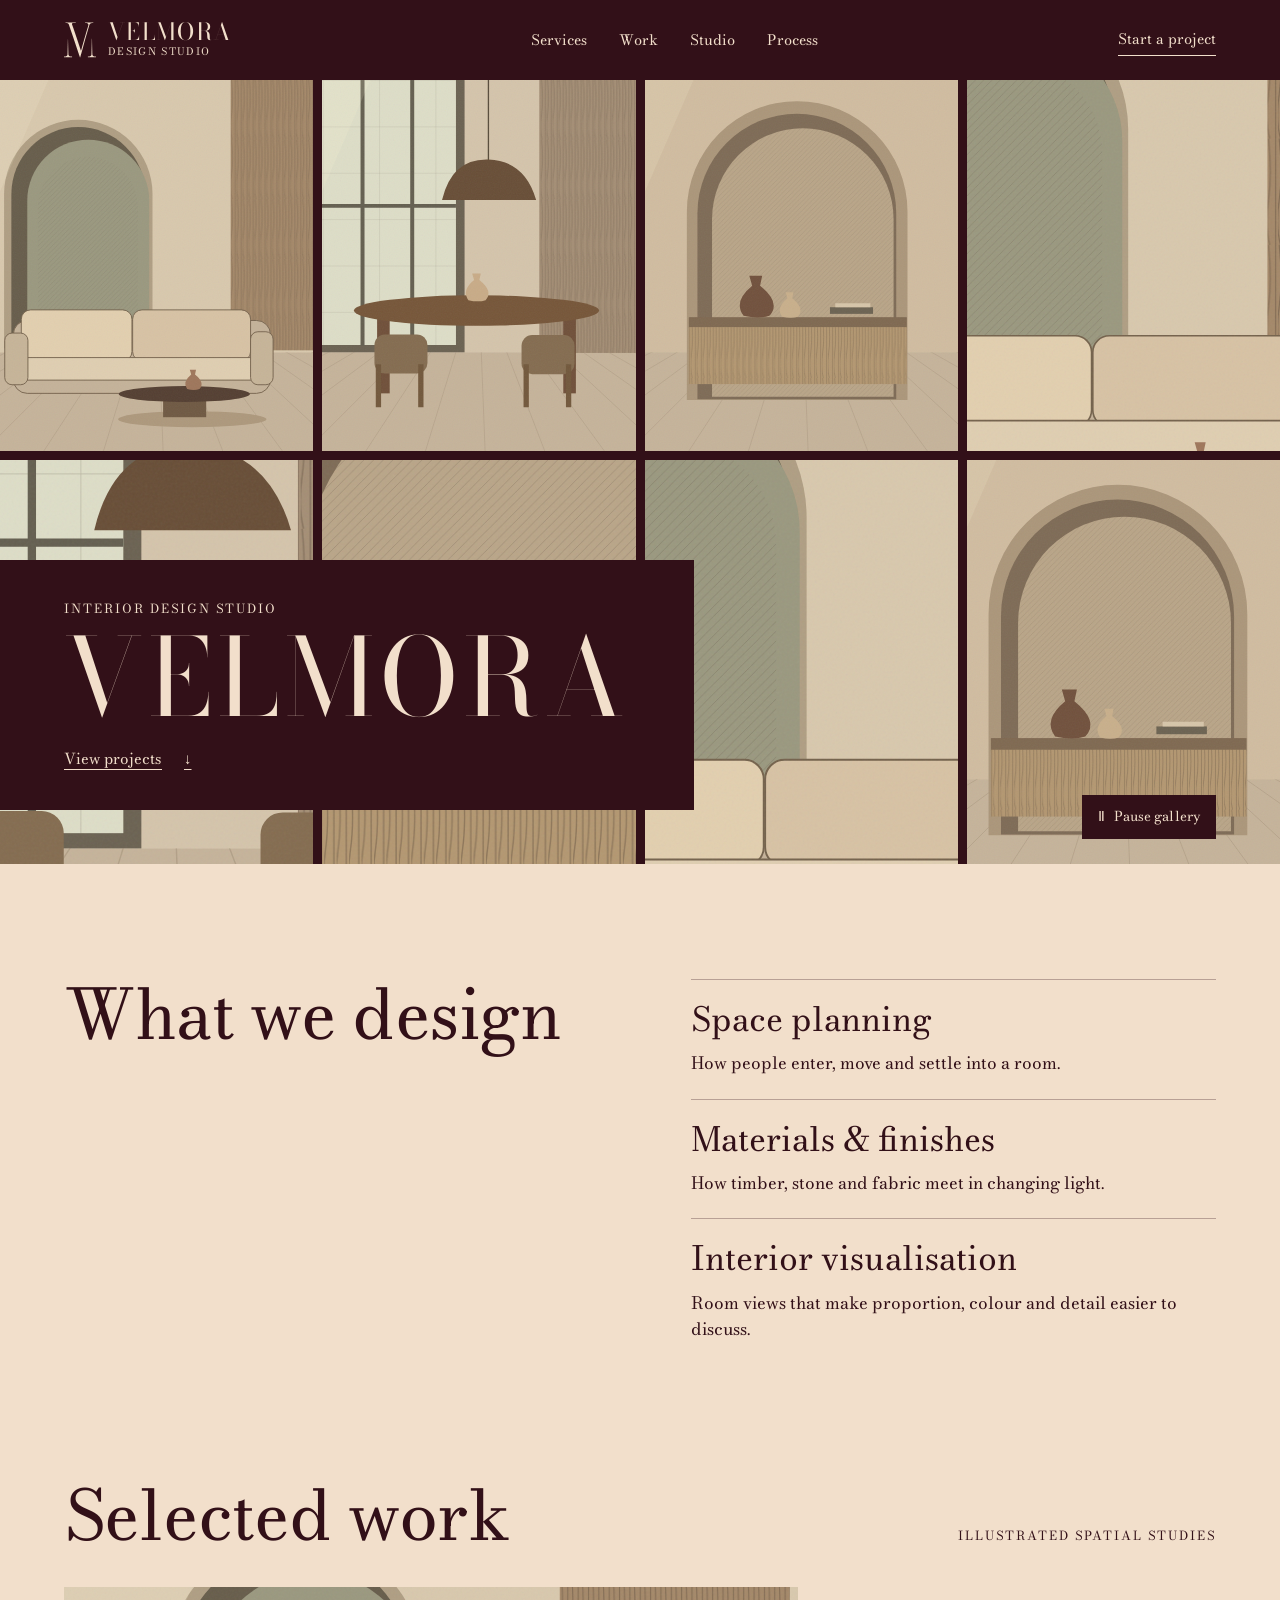
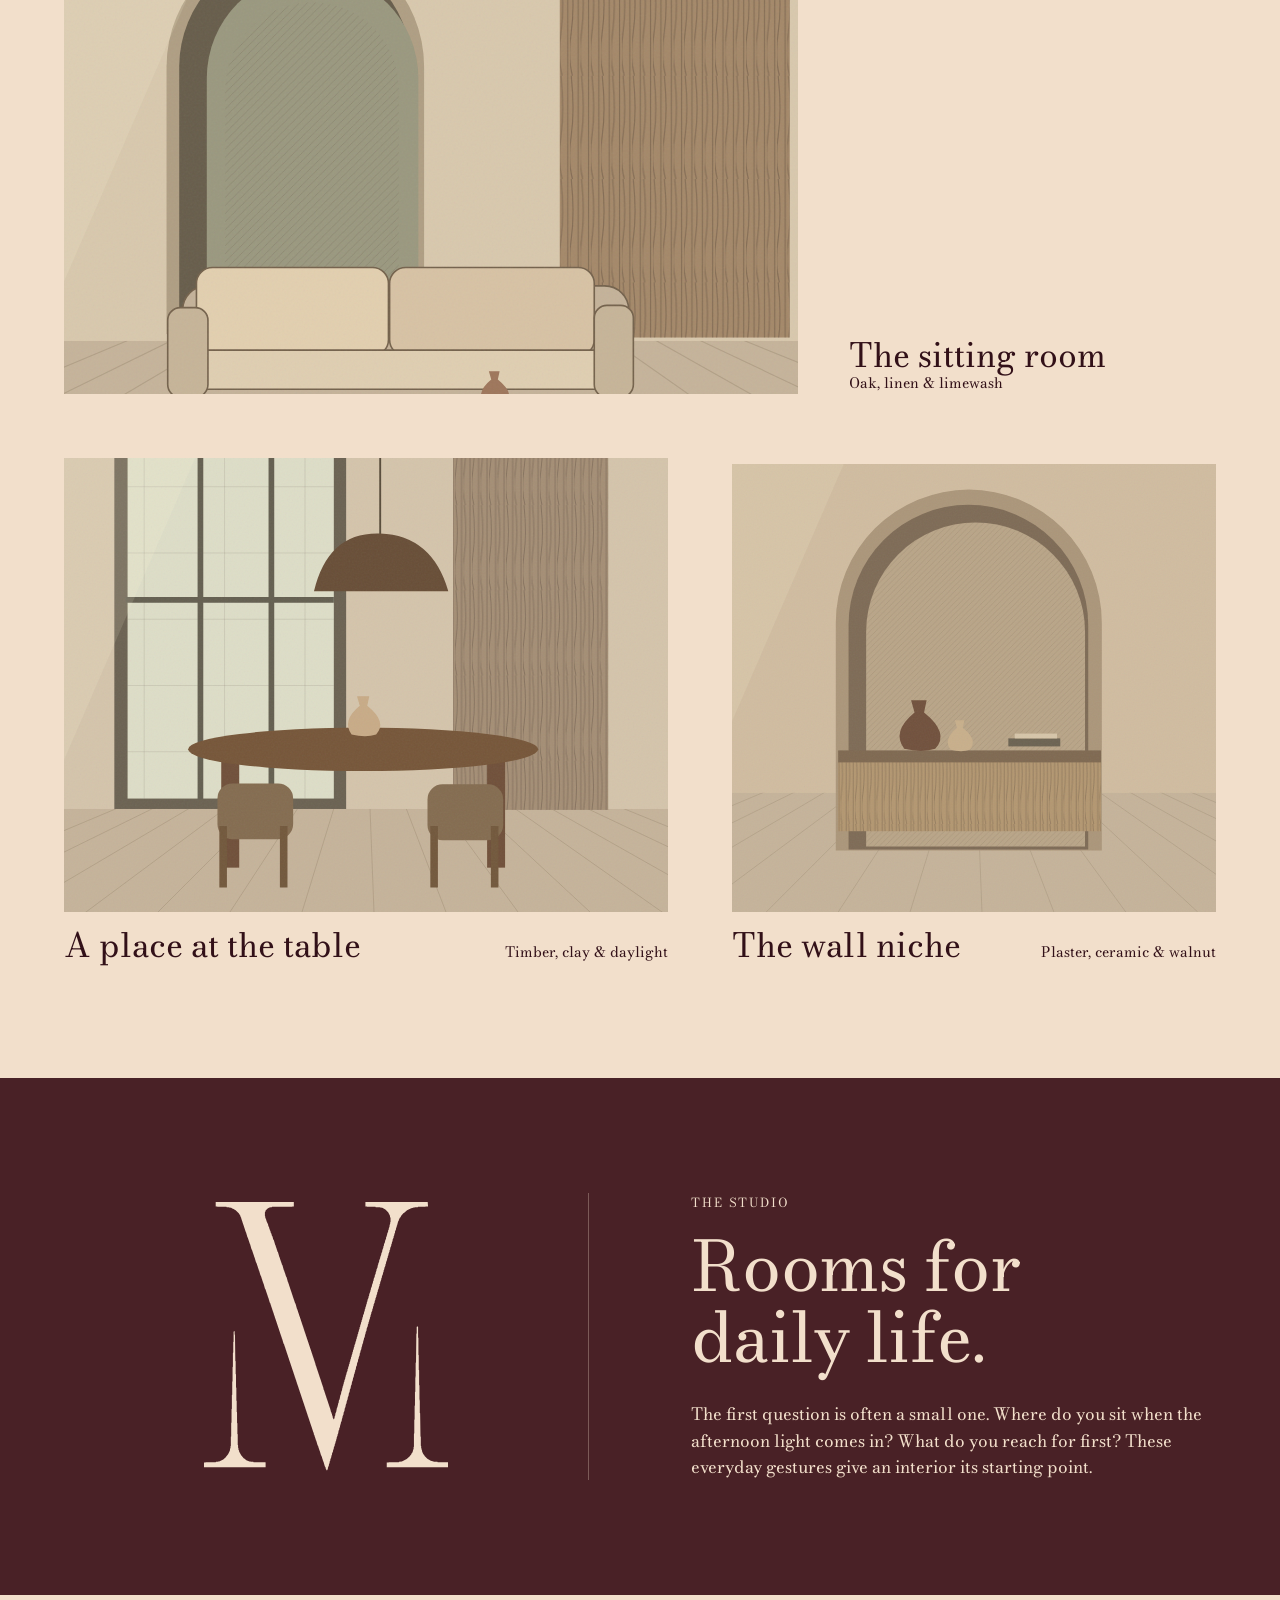
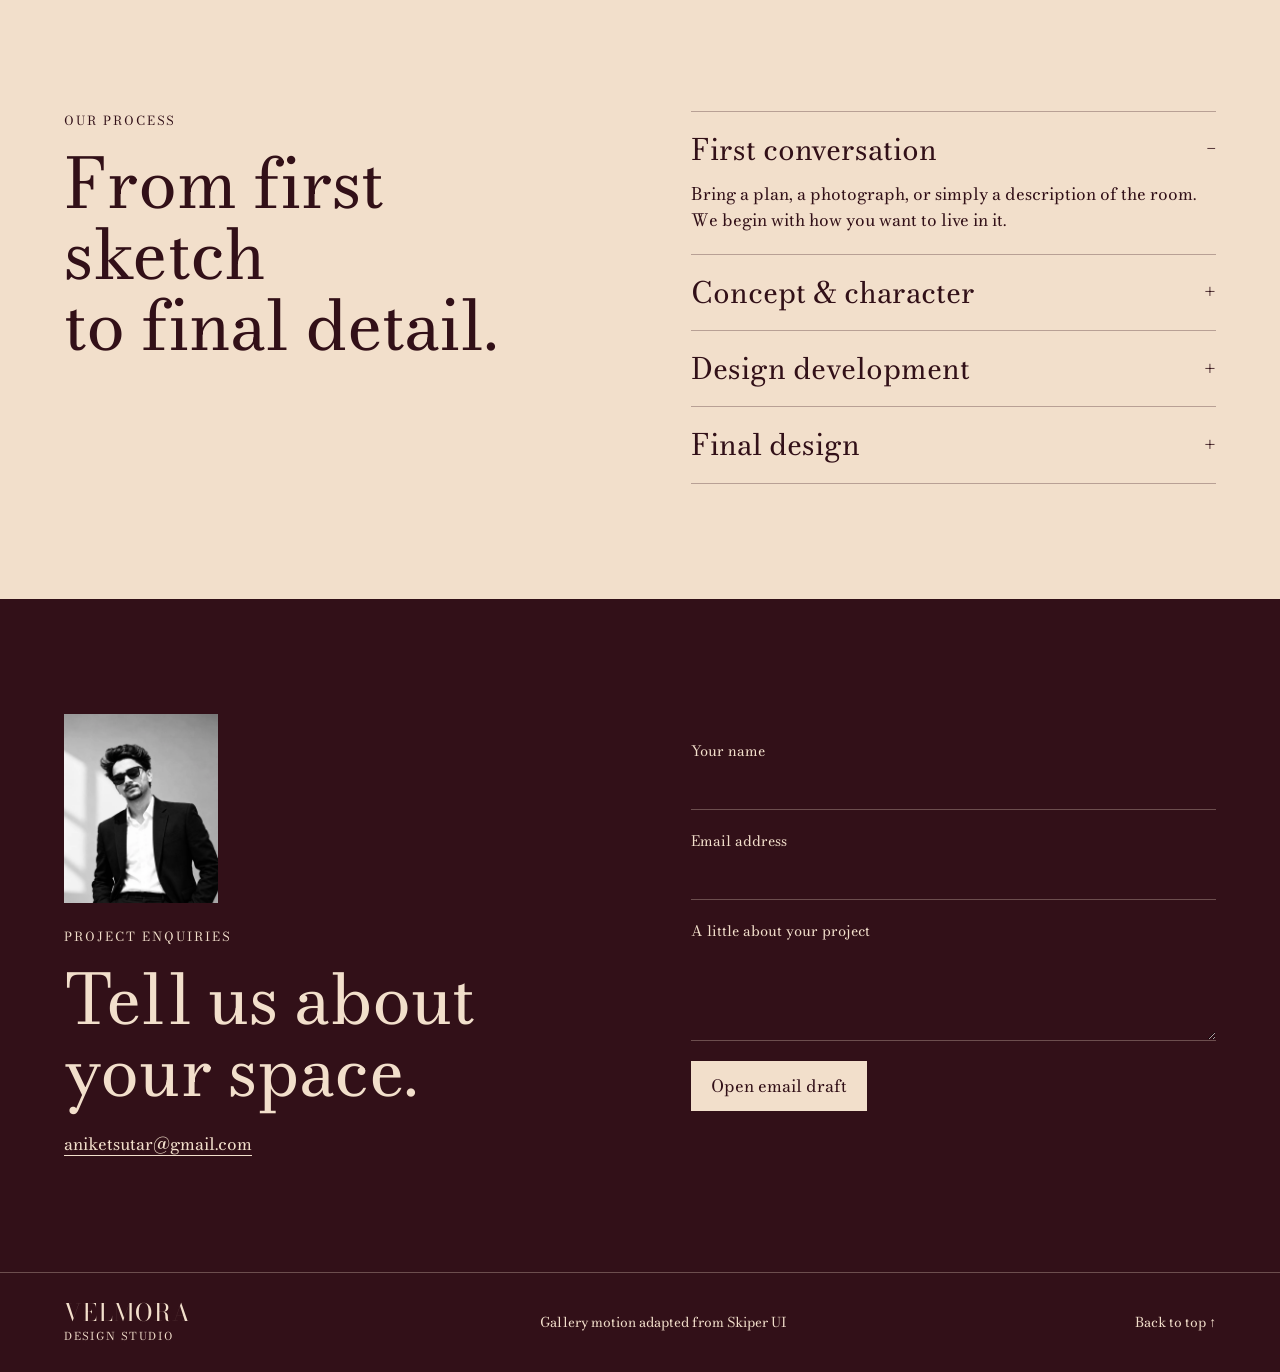
<file: index.html>
<!doctype html><html lang="en"><head><meta charset="utf-8"><meta name="viewport" content="width=device-width,initial-scale=1"><meta name="theme-color" content="#321018"><meta name="description" content="Explore interior studies, materials and the design process at VELMORA Design Studio."><title>VELMORA Design Studio | Interiors</title><link rel="icon" href="assets/mark.svg"><link rel="stylesheet" href="assets/lenis.css"><link rel="stylesheet" href="style.css"><script defer src="assets/lenis.min.js"></script><script defer src="site.js"></script></head><body>
 <a class="skip" href="#main">Skip to content</a>
 <div class="intro" aria-hidden="true"><div><svg aria-hidden="true" xmlns="http://www.w3.org/2000/svg" viewBox="0 0 711 781" fill="currentColor"><path class="left" d="M88,375L86,377L86,406L85,407L85,437L84,438L84,479L83,480L83,521L82,522L82,560L81,561L81,601L80,602L80,641L79,642L79,681L78,682L78,709L77,710L77,715L76,716L75,723L70,733L64,740L64,741L56,748L44,754L41,754L40,755L35,755L34,756L5,756L4,757L0,757L0,771L179,771L179,757L178,756L144,756L143,755L136,755L135,754L132,754L123,750L117,745L116,745L108,736L102,725L102,723L100,719L100,715L99,714L99,707L98,706L98,675L97,674L97,643L96,642L96,611L95,610L95,578L94,577L94,540L93,539L93,501L92,500L92,463L91,462L90,386L89,385L89,376Z"/><path class="middle" d="M34,0L34,13L38,13L39,14L65,14L66,15L72,15L73,16L79,17L82,19L86,20L88,22L92,24L101,33L106,41L106,43L108,46L108,48L109,49L109,51L110,52L110,54L111,55L111,57L112,58L112,60L113,61L113,63L114,64L114,66L115,67L115,69L116,70L116,72L117,73L117,75L118,76L118,78L119,79L119,81L120,82L120,84L121,85L121,87L122,88L126,102L128,105L128,107L129,108L129,110L130,111L130,113L131,114L131,116L132,117L132,119L133,120L133,122L134,123L138,137L140,140L140,142L141,143L141,145L142,146L142,148L143,149L143,151L144,152L144,154L145,155L145,157L146,158L146,160L147,161L151,175L153,178L153,180L154,181L154,183L155,184L155,186L156,187L156,189L157,190L157,192L158,193L158,195L159,196L159,198L160,199L164,213L166,216L166,218L167,219L167,221L168,222L168,224L169,225L169,227L170,228L170,230L171,231L171,233L172,234L172,236L173,237L177,251L179,254L179,256L180,257L180,259L181,260L181,262L182,263L182,265L183,266L183,268L184,269L184,271L185,272L185,274L186,275L186,277L187,278L191,292L193,295L193,297L194,298L194,300L195,301L195,303L196,304L196,306L197,307L197,309L198,310L198,312L199,313L199,315L200,316L200,318L201,319L201,321L202,322L202,324L203,325L203,327L204,328L204,330L205,331L205,333L206,334L206,336L207,337L207,339L208,340L208,342L209,343L209,345L210,346L210,348L211,349L211,351L212,352L212,354L213,355L213,357L214,358L214,360L215,361L215,363L216,364L216,366L217,367L217,369L218,370L218,372L219,373L219,375L220,376L220,378L221,379L221,381L222,382L222,384L223,385L223,387L224,388L224,390L225,391L225,393L226,394L226,396L227,397L231,411L233,414L233,416L234,417L234,419L235,420L235,422L236,423L236,425L237,426L237,428L238,429L238,431L239,432L239,434L240,435L240,437L241,438L241,440L242,441L242,443L243,444L243,446L244,447L244,449L245,450L245,452L246,453L246,455L247,456L247,458L248,459L248,461L249,462L249,464L250,465L250,467L251,468L251,470L252,471L252,473L253,474L253,476L254,477L254,479L255,480L255,482L256,483L256,485L257,486L257,488L258,489L258,491L259,492L259,494L260,495L260,497L261,498L261,500L262,501L262,503L263,504L263,506L264,507L264,509L265,510L265,512L266,513L266,515L267,516L267,518L268,519L268,521L269,522L269,524L270,525L270,527L271,528L271,530L272,531L272,533L273,534L273,536L274,537L274,539L275,540L275,542L276,543L276,545L277,546L277,548L278,549L278,551L279,552L279,554L280,555L280,557L281,558L281,560L282,561L282,563L283,564L283,566L284,567L284,569L285,570L285,572L286,573L286,575L287,576L287,578L288,579L288,581L289,582L289,584L290,585L290,587L291,588L291,590L292,591L292,593L293,594L293,596L294,597L294,599L295,600L295,602L296,603L296,605L297,606L297,608L298,609L298,611L299,612L299,614L300,615L300,617L301,618L301,620L302,621L302,623L303,624L303,626L304,627L304,629L305,630L305,632L306,633L306,635L307,636L307,638L308,639L308,641L309,642L309,644L310,645L310,647L311,648L311,650L312,651L312,653L313,654L313,656L314,657L314,659L315,660L315,662L316,663L316,665L319,672L319,675L321,678L321,680L322,681L322,683L323,684L323,686L324,687L324,689L325,690L325,692L326,693L330,707L332,710L332,712L333,713L333,715L334,716L334,718L335,719L335,721L336,722L340,736L342,739L342,741L343,742L343,744L344,745L344,747L345,748L345,750L346,751L346,753L347,754L351,768L353,771L354,776L357,780L359,778L359,776L360,775L360,772L363,765L363,762L365,758L365,755L367,751L367,748L370,741L370,738L372,734L372,731L375,724L375,721L377,717L377,714L380,707L380,704L382,700L382,697L384,693L384,690L385,689L386,683L388,679L388,676L390,672L391,665L393,661L393,658L395,654L396,647L397,646L398,640L400,636L401,629L402,628L403,622L405,618L406,611L408,607L409,600L411,596L412,589L414,585L415,578L417,574L418,567L420,563L421,556L423,552L424,545L426,541L427,534L429,530L430,523L432,519L433,512L435,508L436,501L438,497L438,494L439,493L439,490L441,486L442,479L444,475L445,468L447,464L448,457L449,456L450,450L452,446L453,439L454,438L455,432L457,428L458,421L459,420L460,414L462,410L463,403L464,402L465,396L467,392L468,385L469,384L470,378L472,374L473,367L476,360L476,357L478,353L478,350L480,346L480,343L482,339L482,336L484,332L484,329L486,325L486,322L489,315L489,312L491,308L491,305L493,301L493,298L496,291L496,288L498,284L498,281L501,274L501,271L503,267L503,264L505,260L505,257L508,250L508,247L510,243L510,240L512,236L512,233L515,226L515,223L517,219L517,216L520,209L520,206L522,202L522,199L524,195L524,192L527,185L527,182L529,178L529,175L532,168L532,165L534,161L534,158L536,154L536,151L539,144L539,141L541,137L541,134L544,127L544,124L546,120L546,117L548,113L548,110L551,103L551,100L553,96L553,93L555,89L555,86L558,79L558,76L560,72L560,69L561,68L564,57L566,54L566,52L569,46L571,44L573,40L580,32L581,32L590,24L602,18L608,17L609,16L612,16L613,15L621,15L622,14L643,14L644,13L651,13L650,0L469,0L469,13L473,13L474,14L498,14L499,15L511,15L512,16L518,17L527,22L535,30L540,39L541,45L542,46L542,58L541,59L541,63L540,64L540,67L539,68L539,72L537,76L537,79L535,83L535,86L532,93L532,96L531,97L531,99L529,103L529,106L526,113L526,116L523,123L523,126L521,130L521,133L518,140L518,143L515,150L515,153L514,154L514,156L512,160L512,163L509,170L509,173L506,180L506,183L505,184L504,190L501,197L501,200L499,204L499,207L496,214L496,217L493,224L493,227L491,231L491,234L490,235L490,237L488,241L488,244L485,251L485,254L484,255L483,261L480,268L480,271L478,275L478,278L475,285L475,288L473,292L473,295L471,299L471,302L469,306L469,309L467,313L467,316L465,320L465,323L462,330L462,333L460,337L460,340L458,344L458,347L456,351L456,354L454,358L454,361L452,365L452,368L450,372L450,375L448,379L448,382L446,386L446,389L444,393L444,396L442,400L442,403L440,407L440,410L437,417L437,420L435,424L435,427L433,431L433,434L431,438L431,441L429,445L429,448L427,452L427,455L425,459L425,462L423,466L423,469L421,473L421,476L419,480L419,483L417,487L417,490L414,497L414,500L412,504L412,507L411,508L410,514L408,518L408,521L406,525L406,528L405,529L405,532L403,536L403,539L402,540L401,547L399,551L398,558L396,562L394,573L392,577L391,584L390,585L389,591L388,592L388,595L386,599L384,610L382,614L381,621L380,622L379,628L377,632L374,626L374,623L373,622L373,620L372,619L372,617L371,616L371,614L368,607L368,604L367,603L367,601L366,600L366,598L365,597L365,595L364,594L364,592L363,591L363,589L362,588L362,586L361,585L361,583L360,582L360,580L359,579L359,577L358,576L358,574L357,573L357,571L356,570L356,568L355,567L355,565L354,564L354,562L353,561L353,559L352,558L352,556L351,555L351,553L350,552L350,550L347,543L347,540L346,539L346,537L345,536L345,534L344,533L344,531L343,530L343,528L342,527L342,525L341,524L341,522L340,521L340,519L339,518L339,516L338,515L338,513L337,512L337,510L336,509L336,507L335,506L335,504L334,503L334,501L333,500L333,498L332,497L332,495L331,494L331,492L330,491L330,489L329,488L329,486L328,485L328,483L327,482L327,480L324,473L324,470L323,469L323,467L322,466L322,464L321,463L321,461L320,460L320,458L319,457L319,455L318,454L318,452L317,451L317,449L316,448L316,446L315,445L315,443L314,442L314,440L313,439L313,437L312,436L312,434L311,433L311,431L310,430L310,428L309,427L309,425L308,424L308,422L307,421L307,419L306,418L306,416L305,415L305,413L304,412L304,410L303,409L303,407L302,406L302,404L301,403L301,401L300,400L300,398L299,397L299,395L298,394L298,392L297,391L297,389L296,388L296,386L295,385L295,383L294,382L294,380L293,379L293,377L292,376L292,374L291,373L291,371L290,370L290,368L289,367L289,365L288,364L288,362L287,361L287,359L286,358L286,356L285,355L285,353L284,352L284,350L283,349L283,347L282,346L282,344L281,343L281,341L280,340L280,338L279,337L279,335L278,334L278,332L277,331L277,329L276,328L276,326L275,325L275,323L274,322L274,320L273,319L273,317L272,316L272,314L271,313L271,311L270,310L266,296L264,293L264,291L263,290L263,288L262,287L262,285L261,284L261,282L260,281L260,279L259,278L259,276L258,275L258,273L257,272L257,270L256,269L256,267L255,266L255,264L254,263L254,261L253,260L253,258L252,257L252,255L251,254L251,252L250,251L250,249L249,248L249,246L248,245L248,243L247,242L247,240L246,239L246,237L245,236L245,234L244,233L240,219L238,216L238,214L237,213L237,211L236,210L236,208L235,207L235,205L234,204L234,202L233,201L233,199L232,198L228,184L226,181L226,179L225,178L225,176L224,175L224,173L223,172L223,170L222,169L222,167L221,166L221,164L220,163L220,161L219,160L215,146L213,143L213,141L212,140L212,138L211,137L211,135L210,134L210,132L209,131L209,129L208,128L208,126L207,125L203,111L201,108L199,100L197,97L196,92L194,89L193,84L191,81L191,79L190,78L189,73L187,70L186,65L182,57L182,55L181,54L181,52L178,45L178,42L177,41L177,30L178,29L179,25L185,19L190,16L192,16L193,15L197,15L198,14L256,14L257,13L261,13L261,0Z"/><path class="right" d="M619,362L618,363L618,382L617,383L616,466L615,467L615,507L614,508L615,509L614,510L614,551L613,552L613,591L612,592L612,632L611,633L611,672L610,673L610,711L609,712L609,718L608,719L606,727L603,731L602,734L598,738L598,739L589,747L575,754L567,755L566,756L537,756L536,757L531,757L531,771L710,771L710,757L709,756L679,756L678,755L668,755L667,754L659,752L649,746L641,738L641,737L637,732L634,726L633,720L632,719L632,716L631,715L631,709L630,708L630,682L629,681L628,614L627,613L627,577L626,576L627,575L626,574L626,533L625,532L625,489L624,488L624,445L623,444L623,395L622,394L622,363L621,362Z"/></svg></div></div><script>try{if(!location.hash&&!sessionStorage.getItem('velmora.visit')&&!matchMedia('(prefers-reduced-motion: reduce)').matches&&performance.getEntriesByType('navigation')[0]?.type!=='back_forward'){document.documentElement.classList.add('opening');sessionStorage.setItem('velmora.visit','1')}}catch{}</script>
 <header><a class="brand" aria-label="VELMORA Design Studio, home" href="index.html"><svg aria-hidden="true" xmlns="http://www.w3.org/2000/svg" viewBox="0 0 711 781" fill="currentColor"><path class="left" d="M88,375L86,377L86,406L85,407L85,437L84,438L84,479L83,480L83,521L82,522L82,560L81,561L81,601L80,602L80,641L79,642L79,681L78,682L78,709L77,710L77,715L76,716L75,723L70,733L64,740L64,741L56,748L44,754L41,754L40,755L35,755L34,756L5,756L4,757L0,757L0,771L179,771L179,757L178,756L144,756L143,755L136,755L135,754L132,754L123,750L117,745L116,745L108,736L102,725L102,723L100,719L100,715L99,714L99,707L98,706L98,675L97,674L97,643L96,642L96,611L95,610L95,578L94,577L94,540L93,539L93,501L92,500L92,463L91,462L90,386L89,385L89,376Z"/><path class="middle" d="M34,0L34,13L38,13L39,14L65,14L66,15L72,15L73,16L79,17L82,19L86,20L88,22L92,24L101,33L106,41L106,43L108,46L108,48L109,49L109,51L110,52L110,54L111,55L111,57L112,58L112,60L113,61L113,63L114,64L114,66L115,67L115,69L116,70L116,72L117,73L117,75L118,76L118,78L119,79L119,81L120,82L120,84L121,85L121,87L122,88L126,102L128,105L128,107L129,108L129,110L130,111L130,113L131,114L131,116L132,117L132,119L133,120L133,122L134,123L138,137L140,140L140,142L141,143L141,145L142,146L142,148L143,149L143,151L144,152L144,154L145,155L145,157L146,158L146,160L147,161L151,175L153,178L153,180L154,181L154,183L155,184L155,186L156,187L156,189L157,190L157,192L158,193L158,195L159,196L159,198L160,199L164,213L166,216L166,218L167,219L167,221L168,222L168,224L169,225L169,227L170,228L170,230L171,231L171,233L172,234L172,236L173,237L177,251L179,254L179,256L180,257L180,259L181,260L181,262L182,263L182,265L183,266L183,268L184,269L184,271L185,272L185,274L186,275L186,277L187,278L191,292L193,295L193,297L194,298L194,300L195,301L195,303L196,304L196,306L197,307L197,309L198,310L198,312L199,313L199,315L200,316L200,318L201,319L201,321L202,322L202,324L203,325L203,327L204,328L204,330L205,331L205,333L206,334L206,336L207,337L207,339L208,340L208,342L209,343L209,345L210,346L210,348L211,349L211,351L212,352L212,354L213,355L213,357L214,358L214,360L215,361L215,363L216,364L216,366L217,367L217,369L218,370L218,372L219,373L219,375L220,376L220,378L221,379L221,381L222,382L222,384L223,385L223,387L224,388L224,390L225,391L225,393L226,394L226,396L227,397L231,411L233,414L233,416L234,417L234,419L235,420L235,422L236,423L236,425L237,426L237,428L238,429L238,431L239,432L239,434L240,435L240,437L241,438L241,440L242,441L242,443L243,444L243,446L244,447L244,449L245,450L245,452L246,453L246,455L247,456L247,458L248,459L248,461L249,462L249,464L250,465L250,467L251,468L251,470L252,471L252,473L253,474L253,476L254,477L254,479L255,480L255,482L256,483L256,485L257,486L257,488L258,489L258,491L259,492L259,494L260,495L260,497L261,498L261,500L262,501L262,503L263,504L263,506L264,507L264,509L265,510L265,512L266,513L266,515L267,516L267,518L268,519L268,521L269,522L269,524L270,525L270,527L271,528L271,530L272,531L272,533L273,534L273,536L274,537L274,539L275,540L275,542L276,543L276,545L277,546L277,548L278,549L278,551L279,552L279,554L280,555L280,557L281,558L281,560L282,561L282,563L283,564L283,566L284,567L284,569L285,570L285,572L286,573L286,575L287,576L287,578L288,579L288,581L289,582L289,584L290,585L290,587L291,588L291,590L292,591L292,593L293,594L293,596L294,597L294,599L295,600L295,602L296,603L296,605L297,606L297,608L298,609L298,611L299,612L299,614L300,615L300,617L301,618L301,620L302,621L302,623L303,624L303,626L304,627L304,629L305,630L305,632L306,633L306,635L307,636L307,638L308,639L308,641L309,642L309,644L310,645L310,647L311,648L311,650L312,651L312,653L313,654L313,656L314,657L314,659L315,660L315,662L316,663L316,665L319,672L319,675L321,678L321,680L322,681L322,683L323,684L323,686L324,687L324,689L325,690L325,692L326,693L330,707L332,710L332,712L333,713L333,715L334,716L334,718L335,719L335,721L336,722L340,736L342,739L342,741L343,742L343,744L344,745L344,747L345,748L345,750L346,751L346,753L347,754L351,768L353,771L354,776L357,780L359,778L359,776L360,775L360,772L363,765L363,762L365,758L365,755L367,751L367,748L370,741L370,738L372,734L372,731L375,724L375,721L377,717L377,714L380,707L380,704L382,700L382,697L384,693L384,690L385,689L386,683L388,679L388,676L390,672L391,665L393,661L393,658L395,654L396,647L397,646L398,640L400,636L401,629L402,628L403,622L405,618L406,611L408,607L409,600L411,596L412,589L414,585L415,578L417,574L418,567L420,563L421,556L423,552L424,545L426,541L427,534L429,530L430,523L432,519L433,512L435,508L436,501L438,497L438,494L439,493L439,490L441,486L442,479L444,475L445,468L447,464L448,457L449,456L450,450L452,446L453,439L454,438L455,432L457,428L458,421L459,420L460,414L462,410L463,403L464,402L465,396L467,392L468,385L469,384L470,378L472,374L473,367L476,360L476,357L478,353L478,350L480,346L480,343L482,339L482,336L484,332L484,329L486,325L486,322L489,315L489,312L491,308L491,305L493,301L493,298L496,291L496,288L498,284L498,281L501,274L501,271L503,267L503,264L505,260L505,257L508,250L508,247L510,243L510,240L512,236L512,233L515,226L515,223L517,219L517,216L520,209L520,206L522,202L522,199L524,195L524,192L527,185L527,182L529,178L529,175L532,168L532,165L534,161L534,158L536,154L536,151L539,144L539,141L541,137L541,134L544,127L544,124L546,120L546,117L548,113L548,110L551,103L551,100L553,96L553,93L555,89L555,86L558,79L558,76L560,72L560,69L561,68L564,57L566,54L566,52L569,46L571,44L573,40L580,32L581,32L590,24L602,18L608,17L609,16L612,16L613,15L621,15L622,14L643,14L644,13L651,13L650,0L469,0L469,13L473,13L474,14L498,14L499,15L511,15L512,16L518,17L527,22L535,30L540,39L541,45L542,46L542,58L541,59L541,63L540,64L540,67L539,68L539,72L537,76L537,79L535,83L535,86L532,93L532,96L531,97L531,99L529,103L529,106L526,113L526,116L523,123L523,126L521,130L521,133L518,140L518,143L515,150L515,153L514,154L514,156L512,160L512,163L509,170L509,173L506,180L506,183L505,184L504,190L501,197L501,200L499,204L499,207L496,214L496,217L493,224L493,227L491,231L491,234L490,235L490,237L488,241L488,244L485,251L485,254L484,255L483,261L480,268L480,271L478,275L478,278L475,285L475,288L473,292L473,295L471,299L471,302L469,306L469,309L467,313L467,316L465,320L465,323L462,330L462,333L460,337L460,340L458,344L458,347L456,351L456,354L454,358L454,361L452,365L452,368L450,372L450,375L448,379L448,382L446,386L446,389L444,393L444,396L442,400L442,403L440,407L440,410L437,417L437,420L435,424L435,427L433,431L433,434L431,438L431,441L429,445L429,448L427,452L427,455L425,459L425,462L423,466L423,469L421,473L421,476L419,480L419,483L417,487L417,490L414,497L414,500L412,504L412,507L411,508L410,514L408,518L408,521L406,525L406,528L405,529L405,532L403,536L403,539L402,540L401,547L399,551L398,558L396,562L394,573L392,577L391,584L390,585L389,591L388,592L388,595L386,599L384,610L382,614L381,621L380,622L379,628L377,632L374,626L374,623L373,622L373,620L372,619L372,617L371,616L371,614L368,607L368,604L367,603L367,601L366,600L366,598L365,597L365,595L364,594L364,592L363,591L363,589L362,588L362,586L361,585L361,583L360,582L360,580L359,579L359,577L358,576L358,574L357,573L357,571L356,570L356,568L355,567L355,565L354,564L354,562L353,561L353,559L352,558L352,556L351,555L351,553L350,552L350,550L347,543L347,540L346,539L346,537L345,536L345,534L344,533L344,531L343,530L343,528L342,527L342,525L341,524L341,522L340,521L340,519L339,518L339,516L338,515L338,513L337,512L337,510L336,509L336,507L335,506L335,504L334,503L334,501L333,500L333,498L332,497L332,495L331,494L331,492L330,491L330,489L329,488L329,486L328,485L328,483L327,482L327,480L324,473L324,470L323,469L323,467L322,466L322,464L321,463L321,461L320,460L320,458L319,457L319,455L318,454L318,452L317,451L317,449L316,448L316,446L315,445L315,443L314,442L314,440L313,439L313,437L312,436L312,434L311,433L311,431L310,430L310,428L309,427L309,425L308,424L308,422L307,421L307,419L306,418L306,416L305,415L305,413L304,412L304,410L303,409L303,407L302,406L302,404L301,403L301,401L300,400L300,398L299,397L299,395L298,394L298,392L297,391L297,389L296,388L296,386L295,385L295,383L294,382L294,380L293,379L293,377L292,376L292,374L291,373L291,371L290,370L290,368L289,367L289,365L288,364L288,362L287,361L287,359L286,358L286,356L285,355L285,353L284,352L284,350L283,349L283,347L282,346L282,344L281,343L281,341L280,340L280,338L279,337L279,335L278,334L278,332L277,331L277,329L276,328L276,326L275,325L275,323L274,322L274,320L273,319L273,317L272,316L272,314L271,313L271,311L270,310L266,296L264,293L264,291L263,290L263,288L262,287L262,285L261,284L261,282L260,281L260,279L259,278L259,276L258,275L258,273L257,272L257,270L256,269L256,267L255,266L255,264L254,263L254,261L253,260L253,258L252,257L252,255L251,254L251,252L250,251L250,249L249,248L249,246L248,245L248,243L247,242L247,240L246,239L246,237L245,236L245,234L244,233L240,219L238,216L238,214L237,213L237,211L236,210L236,208L235,207L235,205L234,204L234,202L233,201L233,199L232,198L228,184L226,181L226,179L225,178L225,176L224,175L224,173L223,172L223,170L222,169L222,167L221,166L221,164L220,163L220,161L219,160L215,146L213,143L213,141L212,140L212,138L211,137L211,135L210,134L210,132L209,131L209,129L208,128L208,126L207,125L203,111L201,108L199,100L197,97L196,92L194,89L193,84L191,81L191,79L190,78L189,73L187,70L186,65L182,57L182,55L181,54L181,52L178,45L178,42L177,41L177,30L178,29L179,25L185,19L190,16L192,16L193,15L197,15L198,14L256,14L257,13L261,13L261,0Z"/><path class="right" d="M619,362L618,363L618,382L617,383L616,466L615,467L615,507L614,508L615,509L614,510L614,551L613,552L613,591L612,592L612,632L611,633L611,672L610,673L610,711L609,712L609,718L608,719L606,727L603,731L602,734L598,738L598,739L589,747L575,754L567,755L566,756L537,756L536,757L531,757L531,771L710,771L710,757L709,756L679,756L678,755L668,755L667,754L659,752L649,746L641,738L641,737L637,732L634,726L633,720L632,719L632,716L631,715L631,709L630,708L630,682L629,681L628,614L627,613L627,577L626,576L627,575L626,574L626,533L625,532L625,489L624,488L624,445L623,444L623,395L622,394L622,363L621,362Z"/></svg><span>VELMORA<small>Design Studio</small></span></a><nav id="navigation" aria-label="Main"><a href="#services">Services</a><a href="#work">Work</a><a href="#studio">Studio</a><a href="#process">Process</a></nav><div class="actions"><a href="#enquire">Start a project</a><button class="menu" aria-controls="navigation" aria-expanded="false">Menu</button></div></header>
 <main id="main"><section class="hero" aria-labelledby="hero-title"><div class="wall" aria-hidden="true"><div class="lane"><div class="track" style="--delay:-9s"><div class="group"><img src="assets/gallery.svg" alt="" width="640" height="560" decoding="async" ><img src="assets/dining-detail.svg" alt="" width="640" height="560" decoding="async" loading="lazy"><img src="assets/alcove.svg" alt="" width="640" height="560" decoding="async" loading="lazy"></div><div class="group"><img src="assets/gallery.svg" alt="" width="640" height="560" decoding="async" ><img src="assets/dining-detail.svg" alt="" width="640" height="560" decoding="async" loading="lazy"><img src="assets/alcove.svg" alt="" width="640" height="560" decoding="async" loading="lazy"></div></div></div><div class="lane"><div class="track" style="--delay:-31s"><div class="group"><img src="assets/dining.svg" alt="" width="640" height="560" decoding="async" ><img src="assets/alcove-detail.svg" alt="" width="640" height="560" decoding="async" loading="lazy"><img src="assets/gallery.svg" alt="" width="640" height="560" decoding="async" loading="lazy"></div><div class="group"><img src="assets/dining.svg" alt="" width="640" height="560" decoding="async" ><img src="assets/alcove-detail.svg" alt="" width="640" height="560" decoding="async" loading="lazy"><img src="assets/gallery.svg" alt="" width="640" height="560" decoding="async" loading="lazy"></div></div></div><div class="lane"><div class="track" style="--delay:-19s"><div class="group"><img src="assets/alcove.svg" alt="" width="640" height="560" decoding="async" ><img src="assets/gallery-detail.svg" alt="" width="640" height="560" decoding="async" loading="lazy"><img src="assets/dining.svg" alt="" width="640" height="560" decoding="async" loading="lazy"></div><div class="group"><img src="assets/alcove.svg" alt="" width="640" height="560" decoding="async" ><img src="assets/gallery-detail.svg" alt="" width="640" height="560" decoding="async" loading="lazy"><img src="assets/dining.svg" alt="" width="640" height="560" decoding="async" loading="lazy"></div></div></div><div class="lane"><div class="track" style="--delay:-42s"><div class="group"><img src="assets/gallery-detail.svg" alt="" width="640" height="560" decoding="async" ><img src="assets/alcove.svg" alt="" width="640" height="560" decoding="async" loading="lazy"><img src="assets/dining-detail.svg" alt="" width="640" height="560" decoding="async" loading="lazy"></div><div class="group"><img src="assets/gallery-detail.svg" alt="" width="640" height="560" decoding="async" ><img src="assets/alcove.svg" alt="" width="640" height="560" decoding="async" loading="lazy"><img src="assets/dining-detail.svg" alt="" width="640" height="560" decoding="async" loading="lazy"></div></div></div></div><div class="hero-title"><p>Interior design studio</p><h1 id="hero-title">VELMORA</h1><a class="textlink" href="#work">View projects <span aria-hidden="true">↓</span></a></div><button class="pause" hidden>Pause gallery</button></section>
 <section id="services" class="services space"><h2>What we design</h2><div><article><h3>Space planning</h3><p>How people enter, move and settle into a room.</p></article><article><h3>Materials & finishes</h3><p>How timber, stone and fabric meet in changing light.</p></article><article><h3>Interior visualisation</h3><p>Room views that make proportion, colour and detail easier to discuss.</p></article></div></section>
 <section id="work" class="work space"><div class="section-head"><h2>Selected work</h2><p>Illustrated spatial studies</p></div><div class="projects"><a class="project" href="work/the-sitting-room/index.html"><div class="crop"><img src="assets/gallery.svg" alt="Illustration of a linen sofa beneath a deep arched opening" width="640" height="560" decoding="async" loading="lazy"></div><div class="caption"><h3>The sitting room</h3><p>Oak, linen & limewash</p></div></a><a class="project" href="work/a-place-at-the-table/index.html"><div class="crop"><img src="assets/dining.svg" alt="Illustration of an oval timber table beside a tall window" width="640" height="560" decoding="async" loading="lazy"></div><div class="caption"><h3>A place at the table</h3><p>Timber, clay & daylight</p></div></a><a class="project" href="work/the-wall-niche/index.html"><div class="crop"><img src="assets/alcove.svg" alt="Illustration of ceramic vessels on a shelf in a plaster niche" width="640" height="560" decoding="async" loading="lazy"></div><div class="caption"><h3>The wall niche</h3><p>Plaster, ceramic & walnut</p></div></a></div></section>
 <section id="studio" class="studio space"><div class="studio-mark" aria-hidden="true"><svg aria-hidden="true" xmlns="http://www.w3.org/2000/svg" viewBox="0 0 711 781" fill="currentColor"><path class="left" d="M88,375L86,377L86,406L85,407L85,437L84,438L84,479L83,480L83,521L82,522L82,560L81,561L81,601L80,602L80,641L79,642L79,681L78,682L78,709L77,710L77,715L76,716L75,723L70,733L64,740L64,741L56,748L44,754L41,754L40,755L35,755L34,756L5,756L4,757L0,757L0,771L179,771L179,757L178,756L144,756L143,755L136,755L135,754L132,754L123,750L117,745L116,745L108,736L102,725L102,723L100,719L100,715L99,714L99,707L98,706L98,675L97,674L97,643L96,642L96,611L95,610L95,578L94,577L94,540L93,539L93,501L92,500L92,463L91,462L90,386L89,385L89,376Z"/><path class="middle" d="M34,0L34,13L38,13L39,14L65,14L66,15L72,15L73,16L79,17L82,19L86,20L88,22L92,24L101,33L106,41L106,43L108,46L108,48L109,49L109,51L110,52L110,54L111,55L111,57L112,58L112,60L113,61L113,63L114,64L114,66L115,67L115,69L116,70L116,72L117,73L117,75L118,76L118,78L119,79L119,81L120,82L120,84L121,85L121,87L122,88L126,102L128,105L128,107L129,108L129,110L130,111L130,113L131,114L131,116L132,117L132,119L133,120L133,122L134,123L138,137L140,140L140,142L141,143L141,145L142,146L142,148L143,149L143,151L144,152L144,154L145,155L145,157L146,158L146,160L147,161L151,175L153,178L153,180L154,181L154,183L155,184L155,186L156,187L156,189L157,190L157,192L158,193L158,195L159,196L159,198L160,199L164,213L166,216L166,218L167,219L167,221L168,222L168,224L169,225L169,227L170,228L170,230L171,231L171,233L172,234L172,236L173,237L177,251L179,254L179,256L180,257L180,259L181,260L181,262L182,263L182,265L183,266L183,268L184,269L184,271L185,272L185,274L186,275L186,277L187,278L191,292L193,295L193,297L194,298L194,300L195,301L195,303L196,304L196,306L197,307L197,309L198,310L198,312L199,313L199,315L200,316L200,318L201,319L201,321L202,322L202,324L203,325L203,327L204,328L204,330L205,331L205,333L206,334L206,336L207,337L207,339L208,340L208,342L209,343L209,345L210,346L210,348L211,349L211,351L212,352L212,354L213,355L213,357L214,358L214,360L215,361L215,363L216,364L216,366L217,367L217,369L218,370L218,372L219,373L219,375L220,376L220,378L221,379L221,381L222,382L222,384L223,385L223,387L224,388L224,390L225,391L225,393L226,394L226,396L227,397L231,411L233,414L233,416L234,417L234,419L235,420L235,422L236,423L236,425L237,426L237,428L238,429L238,431L239,432L239,434L240,435L240,437L241,438L241,440L242,441L242,443L243,444L243,446L244,447L244,449L245,450L245,452L246,453L246,455L247,456L247,458L248,459L248,461L249,462L249,464L250,465L250,467L251,468L251,470L252,471L252,473L253,474L253,476L254,477L254,479L255,480L255,482L256,483L256,485L257,486L257,488L258,489L258,491L259,492L259,494L260,495L260,497L261,498L261,500L262,501L262,503L263,504L263,506L264,507L264,509L265,510L265,512L266,513L266,515L267,516L267,518L268,519L268,521L269,522L269,524L270,525L270,527L271,528L271,530L272,531L272,533L273,534L273,536L274,537L274,539L275,540L275,542L276,543L276,545L277,546L277,548L278,549L278,551L279,552L279,554L280,555L280,557L281,558L281,560L282,561L282,563L283,564L283,566L284,567L284,569L285,570L285,572L286,573L286,575L287,576L287,578L288,579L288,581L289,582L289,584L290,585L290,587L291,588L291,590L292,591L292,593L293,594L293,596L294,597L294,599L295,600L295,602L296,603L296,605L297,606L297,608L298,609L298,611L299,612L299,614L300,615L300,617L301,618L301,620L302,621L302,623L303,624L303,626L304,627L304,629L305,630L305,632L306,633L306,635L307,636L307,638L308,639L308,641L309,642L309,644L310,645L310,647L311,648L311,650L312,651L312,653L313,654L313,656L314,657L314,659L315,660L315,662L316,663L316,665L319,672L319,675L321,678L321,680L322,681L322,683L323,684L323,686L324,687L324,689L325,690L325,692L326,693L330,707L332,710L332,712L333,713L333,715L334,716L334,718L335,719L335,721L336,722L340,736L342,739L342,741L343,742L343,744L344,745L344,747L345,748L345,750L346,751L346,753L347,754L351,768L353,771L354,776L357,780L359,778L359,776L360,775L360,772L363,765L363,762L365,758L365,755L367,751L367,748L370,741L370,738L372,734L372,731L375,724L375,721L377,717L377,714L380,707L380,704L382,700L382,697L384,693L384,690L385,689L386,683L388,679L388,676L390,672L391,665L393,661L393,658L395,654L396,647L397,646L398,640L400,636L401,629L402,628L403,622L405,618L406,611L408,607L409,600L411,596L412,589L414,585L415,578L417,574L418,567L420,563L421,556L423,552L424,545L426,541L427,534L429,530L430,523L432,519L433,512L435,508L436,501L438,497L438,494L439,493L439,490L441,486L442,479L444,475L445,468L447,464L448,457L449,456L450,450L452,446L453,439L454,438L455,432L457,428L458,421L459,420L460,414L462,410L463,403L464,402L465,396L467,392L468,385L469,384L470,378L472,374L473,367L476,360L476,357L478,353L478,350L480,346L480,343L482,339L482,336L484,332L484,329L486,325L486,322L489,315L489,312L491,308L491,305L493,301L493,298L496,291L496,288L498,284L498,281L501,274L501,271L503,267L503,264L505,260L505,257L508,250L508,247L510,243L510,240L512,236L512,233L515,226L515,223L517,219L517,216L520,209L520,206L522,202L522,199L524,195L524,192L527,185L527,182L529,178L529,175L532,168L532,165L534,161L534,158L536,154L536,151L539,144L539,141L541,137L541,134L544,127L544,124L546,120L546,117L548,113L548,110L551,103L551,100L553,96L553,93L555,89L555,86L558,79L558,76L560,72L560,69L561,68L564,57L566,54L566,52L569,46L571,44L573,40L580,32L581,32L590,24L602,18L608,17L609,16L612,16L613,15L621,15L622,14L643,14L644,13L651,13L650,0L469,0L469,13L473,13L474,14L498,14L499,15L511,15L512,16L518,17L527,22L535,30L540,39L541,45L542,46L542,58L541,59L541,63L540,64L540,67L539,68L539,72L537,76L537,79L535,83L535,86L532,93L532,96L531,97L531,99L529,103L529,106L526,113L526,116L523,123L523,126L521,130L521,133L518,140L518,143L515,150L515,153L514,154L514,156L512,160L512,163L509,170L509,173L506,180L506,183L505,184L504,190L501,197L501,200L499,204L499,207L496,214L496,217L493,224L493,227L491,231L491,234L490,235L490,237L488,241L488,244L485,251L485,254L484,255L483,261L480,268L480,271L478,275L478,278L475,285L475,288L473,292L473,295L471,299L471,302L469,306L469,309L467,313L467,316L465,320L465,323L462,330L462,333L460,337L460,340L458,344L458,347L456,351L456,354L454,358L454,361L452,365L452,368L450,372L450,375L448,379L448,382L446,386L446,389L444,393L444,396L442,400L442,403L440,407L440,410L437,417L437,420L435,424L435,427L433,431L433,434L431,438L431,441L429,445L429,448L427,452L427,455L425,459L425,462L423,466L423,469L421,473L421,476L419,480L419,483L417,487L417,490L414,497L414,500L412,504L412,507L411,508L410,514L408,518L408,521L406,525L406,528L405,529L405,532L403,536L403,539L402,540L401,547L399,551L398,558L396,562L394,573L392,577L391,584L390,585L389,591L388,592L388,595L386,599L384,610L382,614L381,621L380,622L379,628L377,632L374,626L374,623L373,622L373,620L372,619L372,617L371,616L371,614L368,607L368,604L367,603L367,601L366,600L366,598L365,597L365,595L364,594L364,592L363,591L363,589L362,588L362,586L361,585L361,583L360,582L360,580L359,579L359,577L358,576L358,574L357,573L357,571L356,570L356,568L355,567L355,565L354,564L354,562L353,561L353,559L352,558L352,556L351,555L351,553L350,552L350,550L347,543L347,540L346,539L346,537L345,536L345,534L344,533L344,531L343,530L343,528L342,527L342,525L341,524L341,522L340,521L340,519L339,518L339,516L338,515L338,513L337,512L337,510L336,509L336,507L335,506L335,504L334,503L334,501L333,500L333,498L332,497L332,495L331,494L331,492L330,491L330,489L329,488L329,486L328,485L328,483L327,482L327,480L324,473L324,470L323,469L323,467L322,466L322,464L321,463L321,461L320,460L320,458L319,457L319,455L318,454L318,452L317,451L317,449L316,448L316,446L315,445L315,443L314,442L314,440L313,439L313,437L312,436L312,434L311,433L311,431L310,430L310,428L309,427L309,425L308,424L308,422L307,421L307,419L306,418L306,416L305,415L305,413L304,412L304,410L303,409L303,407L302,406L302,404L301,403L301,401L300,400L300,398L299,397L299,395L298,394L298,392L297,391L297,389L296,388L296,386L295,385L295,383L294,382L294,380L293,379L293,377L292,376L292,374L291,373L291,371L290,370L290,368L289,367L289,365L288,364L288,362L287,361L287,359L286,358L286,356L285,355L285,353L284,352L284,350L283,349L283,347L282,346L282,344L281,343L281,341L280,340L280,338L279,337L279,335L278,334L278,332L277,331L277,329L276,328L276,326L275,325L275,323L274,322L274,320L273,319L273,317L272,316L272,314L271,313L271,311L270,310L266,296L264,293L264,291L263,290L263,288L262,287L262,285L261,284L261,282L260,281L260,279L259,278L259,276L258,275L258,273L257,272L257,270L256,269L256,267L255,266L255,264L254,263L254,261L253,260L253,258L252,257L252,255L251,254L251,252L250,251L250,249L249,248L249,246L248,245L248,243L247,242L247,240L246,239L246,237L245,236L245,234L244,233L240,219L238,216L238,214L237,213L237,211L236,210L236,208L235,207L235,205L234,204L234,202L233,201L233,199L232,198L228,184L226,181L226,179L225,178L225,176L224,175L224,173L223,172L223,170L222,169L222,167L221,166L221,164L220,163L220,161L219,160L215,146L213,143L213,141L212,140L212,138L211,137L211,135L210,134L210,132L209,131L209,129L208,128L208,126L207,125L203,111L201,108L199,100L197,97L196,92L194,89L193,84L191,81L191,79L190,78L189,73L187,70L186,65L182,57L182,55L181,54L181,52L178,45L178,42L177,41L177,30L178,29L179,25L185,19L190,16L192,16L193,15L197,15L198,14L256,14L257,13L261,13L261,0Z"/><path class="right" d="M619,362L618,363L618,382L617,383L616,466L615,467L615,507L614,508L615,509L614,510L614,551L613,552L613,591L612,592L612,632L611,633L611,672L610,673L610,711L609,712L609,718L608,719L606,727L603,731L602,734L598,738L598,739L589,747L575,754L567,755L566,756L537,756L536,757L531,757L531,771L710,771L710,757L709,756L679,756L678,755L668,755L667,754L659,752L649,746L641,738L641,737L637,732L634,726L633,720L632,719L632,716L631,715L631,709L630,708L630,682L629,681L628,614L627,613L627,577L626,576L627,575L626,574L626,533L625,532L625,489L624,488L624,445L623,444L623,395L622,394L622,363L621,362Z"/></svg></div><div><p class="label">The studio</p><h2>Rooms for daily life.</h2><p>The first question is often a small one. Where do you sit when the afternoon light comes in? What do you reach for first? These everyday gestures give an interior its starting point.</p></div></section>
 <section id="process" class="process space"><div><p class="label">Our process</p><h2>From first sketch<br>to final detail.</h2></div><div><details open><summary>First conversation</summary><p>Bring a plan, a photograph, or simply a description of the room. We begin with how you want to live in it.</p></details><details ><summary>Concept & character</summary><p>A spatial direction and material palette give the conversation a visible starting point.</p></details><details ><summary>Design development</summary><p>Room studies bring layout, finishes and individual details into focus.</p></details><details ><summary>Final design</summary><p>Review the resolved proposal and agree on the next steps for your space.</p></details></div></section>
 <section id="enquire" class="enquire space"><div><img class="contact-portrait" src="assets/contact-portrait.webp" width="640" height="788" alt="Black-and-white portrait of a man wearing sunglasses and a dark jacket" loading="lazy" decoding="async"><p class="label">Project enquiries</p><h2>Tell us about<br>your space.</h2><a href="mailto:aniketsutar@gmail.com">aniketsutar@gmail.com</a></div><form data-recipient="aniketsutar@gmail.com" action="mailto:aniketsutar@gmail.com" method="post" enctype="text/plain"><label>Your name<input name="name" required autocomplete="name"></label><label>Email address<input name="email" required type="email" autocomplete="email"></label><label>A little about your project<textarea name="brief" required rows="3"></textarea></label><button class="submit">Open email draft</button><p role="status"></p></form></section></main><footer><a class="footer-brand" href="index.html"><span>VELMORA</span><small>Design Studio</small></a><span>Gallery motion adapted from <a href="https://skiper-ui.com/">Skiper UI</a></span><a href="#main">Back to top ↑</a></footer></body></html>
</file>
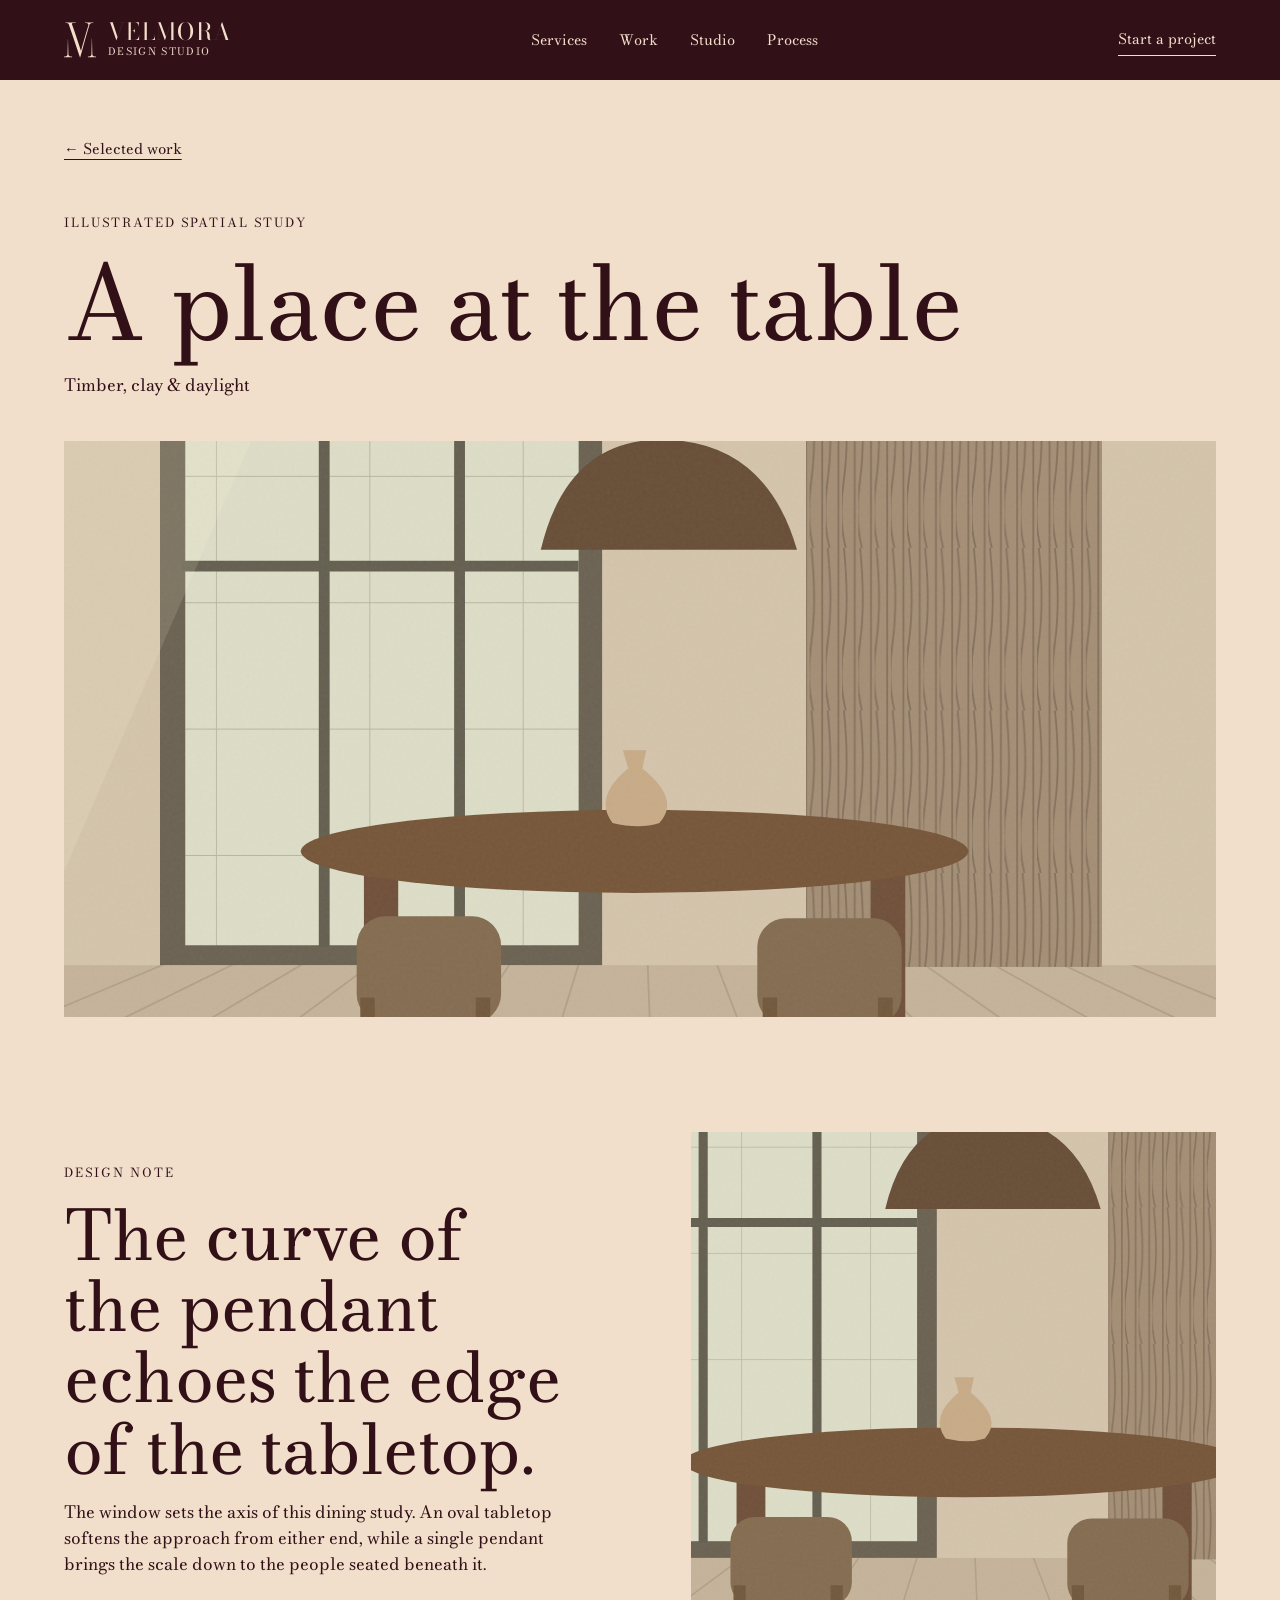
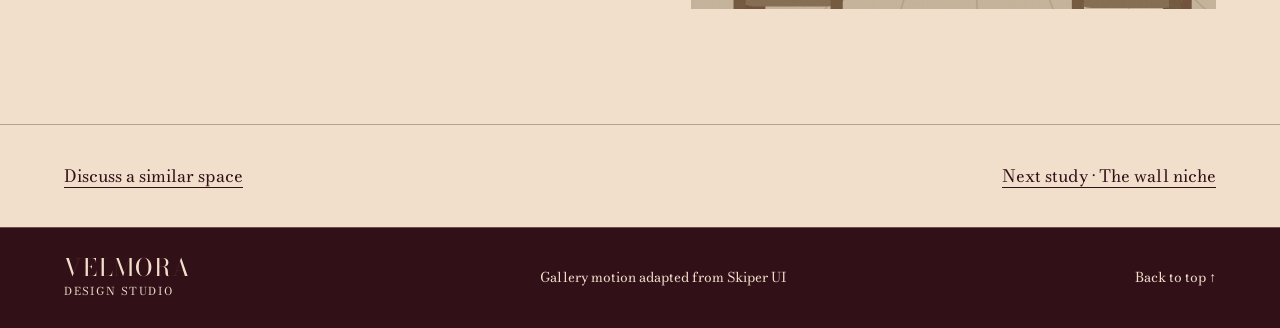
<file: work/a-place-at-the-table/index.html>
<!doctype html><html lang="en"><head><meta charset="utf-8"><meta name="viewport" content="width=device-width,initial-scale=1"><meta name="theme-color" content="#321018"><meta name="description" content="The curve of the pendant echoes the edge of the tabletop."><title>A place at the table | VELMORA Design Studio</title><link rel="icon" href="../../assets/mark.svg"><link rel="stylesheet" href="../../assets/lenis.css"><link rel="stylesheet" href="../../style.css"><script defer src="../../assets/lenis.min.js"></script><script defer src="../../site.js"></script></head><body>
 <a class="skip" href="#main">Skip to content</a>
 
 <header><a class="brand" aria-label="VELMORA Design Studio, home" href="../../index.html"><svg aria-hidden="true" xmlns="http://www.w3.org/2000/svg" viewBox="0 0 711 781" fill="currentColor"><path class="left" d="M88,375L86,377L86,406L85,407L85,437L84,438L84,479L83,480L83,521L82,522L82,560L81,561L81,601L80,602L80,641L79,642L79,681L78,682L78,709L77,710L77,715L76,716L75,723L70,733L64,740L64,741L56,748L44,754L41,754L40,755L35,755L34,756L5,756L4,757L0,757L0,771L179,771L179,757L178,756L144,756L143,755L136,755L135,754L132,754L123,750L117,745L116,745L108,736L102,725L102,723L100,719L100,715L99,714L99,707L98,706L98,675L97,674L97,643L96,642L96,611L95,610L95,578L94,577L94,540L93,539L93,501L92,500L92,463L91,462L90,386L89,385L89,376Z"/><path class="middle" d="M34,0L34,13L38,13L39,14L65,14L66,15L72,15L73,16L79,17L82,19L86,20L88,22L92,24L101,33L106,41L106,43L108,46L108,48L109,49L109,51L110,52L110,54L111,55L111,57L112,58L112,60L113,61L113,63L114,64L114,66L115,67L115,69L116,70L116,72L117,73L117,75L118,76L118,78L119,79L119,81L120,82L120,84L121,85L121,87L122,88L126,102L128,105L128,107L129,108L129,110L130,111L130,113L131,114L131,116L132,117L132,119L133,120L133,122L134,123L138,137L140,140L140,142L141,143L141,145L142,146L142,148L143,149L143,151L144,152L144,154L145,155L145,157L146,158L146,160L147,161L151,175L153,178L153,180L154,181L154,183L155,184L155,186L156,187L156,189L157,190L157,192L158,193L158,195L159,196L159,198L160,199L164,213L166,216L166,218L167,219L167,221L168,222L168,224L169,225L169,227L170,228L170,230L171,231L171,233L172,234L172,236L173,237L177,251L179,254L179,256L180,257L180,259L181,260L181,262L182,263L182,265L183,266L183,268L184,269L184,271L185,272L185,274L186,275L186,277L187,278L191,292L193,295L193,297L194,298L194,300L195,301L195,303L196,304L196,306L197,307L197,309L198,310L198,312L199,313L199,315L200,316L200,318L201,319L201,321L202,322L202,324L203,325L203,327L204,328L204,330L205,331L205,333L206,334L206,336L207,337L207,339L208,340L208,342L209,343L209,345L210,346L210,348L211,349L211,351L212,352L212,354L213,355L213,357L214,358L214,360L215,361L215,363L216,364L216,366L217,367L217,369L218,370L218,372L219,373L219,375L220,376L220,378L221,379L221,381L222,382L222,384L223,385L223,387L224,388L224,390L225,391L225,393L226,394L226,396L227,397L231,411L233,414L233,416L234,417L234,419L235,420L235,422L236,423L236,425L237,426L237,428L238,429L238,431L239,432L239,434L240,435L240,437L241,438L241,440L242,441L242,443L243,444L243,446L244,447L244,449L245,450L245,452L246,453L246,455L247,456L247,458L248,459L248,461L249,462L249,464L250,465L250,467L251,468L251,470L252,471L252,473L253,474L253,476L254,477L254,479L255,480L255,482L256,483L256,485L257,486L257,488L258,489L258,491L259,492L259,494L260,495L260,497L261,498L261,500L262,501L262,503L263,504L263,506L264,507L264,509L265,510L265,512L266,513L266,515L267,516L267,518L268,519L268,521L269,522L269,524L270,525L270,527L271,528L271,530L272,531L272,533L273,534L273,536L274,537L274,539L275,540L275,542L276,543L276,545L277,546L277,548L278,549L278,551L279,552L279,554L280,555L280,557L281,558L281,560L282,561L282,563L283,564L283,566L284,567L284,569L285,570L285,572L286,573L286,575L287,576L287,578L288,579L288,581L289,582L289,584L290,585L290,587L291,588L291,590L292,591L292,593L293,594L293,596L294,597L294,599L295,600L295,602L296,603L296,605L297,606L297,608L298,609L298,611L299,612L299,614L300,615L300,617L301,618L301,620L302,621L302,623L303,624L303,626L304,627L304,629L305,630L305,632L306,633L306,635L307,636L307,638L308,639L308,641L309,642L309,644L310,645L310,647L311,648L311,650L312,651L312,653L313,654L313,656L314,657L314,659L315,660L315,662L316,663L316,665L319,672L319,675L321,678L321,680L322,681L322,683L323,684L323,686L324,687L324,689L325,690L325,692L326,693L330,707L332,710L332,712L333,713L333,715L334,716L334,718L335,719L335,721L336,722L340,736L342,739L342,741L343,742L343,744L344,745L344,747L345,748L345,750L346,751L346,753L347,754L351,768L353,771L354,776L357,780L359,778L359,776L360,775L360,772L363,765L363,762L365,758L365,755L367,751L367,748L370,741L370,738L372,734L372,731L375,724L375,721L377,717L377,714L380,707L380,704L382,700L382,697L384,693L384,690L385,689L386,683L388,679L388,676L390,672L391,665L393,661L393,658L395,654L396,647L397,646L398,640L400,636L401,629L402,628L403,622L405,618L406,611L408,607L409,600L411,596L412,589L414,585L415,578L417,574L418,567L420,563L421,556L423,552L424,545L426,541L427,534L429,530L430,523L432,519L433,512L435,508L436,501L438,497L438,494L439,493L439,490L441,486L442,479L444,475L445,468L447,464L448,457L449,456L450,450L452,446L453,439L454,438L455,432L457,428L458,421L459,420L460,414L462,410L463,403L464,402L465,396L467,392L468,385L469,384L470,378L472,374L473,367L476,360L476,357L478,353L478,350L480,346L480,343L482,339L482,336L484,332L484,329L486,325L486,322L489,315L489,312L491,308L491,305L493,301L493,298L496,291L496,288L498,284L498,281L501,274L501,271L503,267L503,264L505,260L505,257L508,250L508,247L510,243L510,240L512,236L512,233L515,226L515,223L517,219L517,216L520,209L520,206L522,202L522,199L524,195L524,192L527,185L527,182L529,178L529,175L532,168L532,165L534,161L534,158L536,154L536,151L539,144L539,141L541,137L541,134L544,127L544,124L546,120L546,117L548,113L548,110L551,103L551,100L553,96L553,93L555,89L555,86L558,79L558,76L560,72L560,69L561,68L564,57L566,54L566,52L569,46L571,44L573,40L580,32L581,32L590,24L602,18L608,17L609,16L612,16L613,15L621,15L622,14L643,14L644,13L651,13L650,0L469,0L469,13L473,13L474,14L498,14L499,15L511,15L512,16L518,17L527,22L535,30L540,39L541,45L542,46L542,58L541,59L541,63L540,64L540,67L539,68L539,72L537,76L537,79L535,83L535,86L532,93L532,96L531,97L531,99L529,103L529,106L526,113L526,116L523,123L523,126L521,130L521,133L518,140L518,143L515,150L515,153L514,154L514,156L512,160L512,163L509,170L509,173L506,180L506,183L505,184L504,190L501,197L501,200L499,204L499,207L496,214L496,217L493,224L493,227L491,231L491,234L490,235L490,237L488,241L488,244L485,251L485,254L484,255L483,261L480,268L480,271L478,275L478,278L475,285L475,288L473,292L473,295L471,299L471,302L469,306L469,309L467,313L467,316L465,320L465,323L462,330L462,333L460,337L460,340L458,344L458,347L456,351L456,354L454,358L454,361L452,365L452,368L450,372L450,375L448,379L448,382L446,386L446,389L444,393L444,396L442,400L442,403L440,407L440,410L437,417L437,420L435,424L435,427L433,431L433,434L431,438L431,441L429,445L429,448L427,452L427,455L425,459L425,462L423,466L423,469L421,473L421,476L419,480L419,483L417,487L417,490L414,497L414,500L412,504L412,507L411,508L410,514L408,518L408,521L406,525L406,528L405,529L405,532L403,536L403,539L402,540L401,547L399,551L398,558L396,562L394,573L392,577L391,584L390,585L389,591L388,592L388,595L386,599L384,610L382,614L381,621L380,622L379,628L377,632L374,626L374,623L373,622L373,620L372,619L372,617L371,616L371,614L368,607L368,604L367,603L367,601L366,600L366,598L365,597L365,595L364,594L364,592L363,591L363,589L362,588L362,586L361,585L361,583L360,582L360,580L359,579L359,577L358,576L358,574L357,573L357,571L356,570L356,568L355,567L355,565L354,564L354,562L353,561L353,559L352,558L352,556L351,555L351,553L350,552L350,550L347,543L347,540L346,539L346,537L345,536L345,534L344,533L344,531L343,530L343,528L342,527L342,525L341,524L341,522L340,521L340,519L339,518L339,516L338,515L338,513L337,512L337,510L336,509L336,507L335,506L335,504L334,503L334,501L333,500L333,498L332,497L332,495L331,494L331,492L330,491L330,489L329,488L329,486L328,485L328,483L327,482L327,480L324,473L324,470L323,469L323,467L322,466L322,464L321,463L321,461L320,460L320,458L319,457L319,455L318,454L318,452L317,451L317,449L316,448L316,446L315,445L315,443L314,442L314,440L313,439L313,437L312,436L312,434L311,433L311,431L310,430L310,428L309,427L309,425L308,424L308,422L307,421L307,419L306,418L306,416L305,415L305,413L304,412L304,410L303,409L303,407L302,406L302,404L301,403L301,401L300,400L300,398L299,397L299,395L298,394L298,392L297,391L297,389L296,388L296,386L295,385L295,383L294,382L294,380L293,379L293,377L292,376L292,374L291,373L291,371L290,370L290,368L289,367L289,365L288,364L288,362L287,361L287,359L286,358L286,356L285,355L285,353L284,352L284,350L283,349L283,347L282,346L282,344L281,343L281,341L280,340L280,338L279,337L279,335L278,334L278,332L277,331L277,329L276,328L276,326L275,325L275,323L274,322L274,320L273,319L273,317L272,316L272,314L271,313L271,311L270,310L266,296L264,293L264,291L263,290L263,288L262,287L262,285L261,284L261,282L260,281L260,279L259,278L259,276L258,275L258,273L257,272L257,270L256,269L256,267L255,266L255,264L254,263L254,261L253,260L253,258L252,257L252,255L251,254L251,252L250,251L250,249L249,248L249,246L248,245L248,243L247,242L247,240L246,239L246,237L245,236L245,234L244,233L240,219L238,216L238,214L237,213L237,211L236,210L236,208L235,207L235,205L234,204L234,202L233,201L233,199L232,198L228,184L226,181L226,179L225,178L225,176L224,175L224,173L223,172L223,170L222,169L222,167L221,166L221,164L220,163L220,161L219,160L215,146L213,143L213,141L212,140L212,138L211,137L211,135L210,134L210,132L209,131L209,129L208,128L208,126L207,125L203,111L201,108L199,100L197,97L196,92L194,89L193,84L191,81L191,79L190,78L189,73L187,70L186,65L182,57L182,55L181,54L181,52L178,45L178,42L177,41L177,30L178,29L179,25L185,19L190,16L192,16L193,15L197,15L198,14L256,14L257,13L261,13L261,0Z"/><path class="right" d="M619,362L618,363L618,382L617,383L616,466L615,467L615,507L614,508L615,509L614,510L614,551L613,552L613,591L612,592L612,632L611,633L611,672L610,673L610,711L609,712L609,718L608,719L606,727L603,731L602,734L598,738L598,739L589,747L575,754L567,755L566,756L537,756L536,757L531,757L531,771L710,771L710,757L709,756L679,756L678,755L668,755L667,754L659,752L649,746L641,738L641,737L637,732L634,726L633,720L632,719L632,716L631,715L631,709L630,708L630,682L629,681L628,614L627,613L627,577L626,576L627,575L626,574L626,533L625,532L625,489L624,488L624,445L623,444L623,395L622,394L622,363L621,362Z"/></svg><span>VELMORA<small>Design Studio</small></span></a><nav id="navigation" aria-label="Main"><a href="../../index.html#services">Services</a><a href="../../index.html#work">Work</a><a href="../../index.html#studio">Studio</a><a href="../../index.html#process">Process</a></nav><div class="actions"><a href="../../index.html#enquire">Start a project</a><button class="menu" aria-controls="navigation" aria-expanded="false">Menu</button></div></header>
 <main id="main" class="case"><section class="case-head"><a href="../../index.html#work">← Selected work</a><p class="label">Illustrated spatial study</p><h1>A place at the table</h1><p>Timber, clay &amp; daylight</p></section><figure class="case-cover"><img src="../../assets/dining.svg" alt="Illustration of an oval timber table beside a tall window" width="640" height="560" decoding="async" ></figure><section class="case-story space"><div><p class="label">Design note</p><h2>The curve of the pendant echoes the edge of the tabletop.</h2><p>The window sets the axis of this dining study. An oval tabletop softens the approach from either end, while a single pendant brings the scale down to the people seated beneath it.</p></div><figure><img src="../../assets/dining-detail.svg" alt="Detail crop. The curve of the pendant echoes the edge of the tabletop." width="640" height="560" decoding="async" loading="lazy"></figure></section><div class="case-end space"><a href="../../index.html#enquire">Discuss a similar space</a><a href="../the-wall-niche/index.html">Next study · The wall niche</a></div></main><footer><a class="footer-brand" href="../../index.html"><span>VELMORA</span><small>Design Studio</small></a><span>Gallery motion adapted from <a href="https://skiper-ui.com/">Skiper UI</a></span><a href="#main">Back to top ↑</a></footer></body></html>
</file>
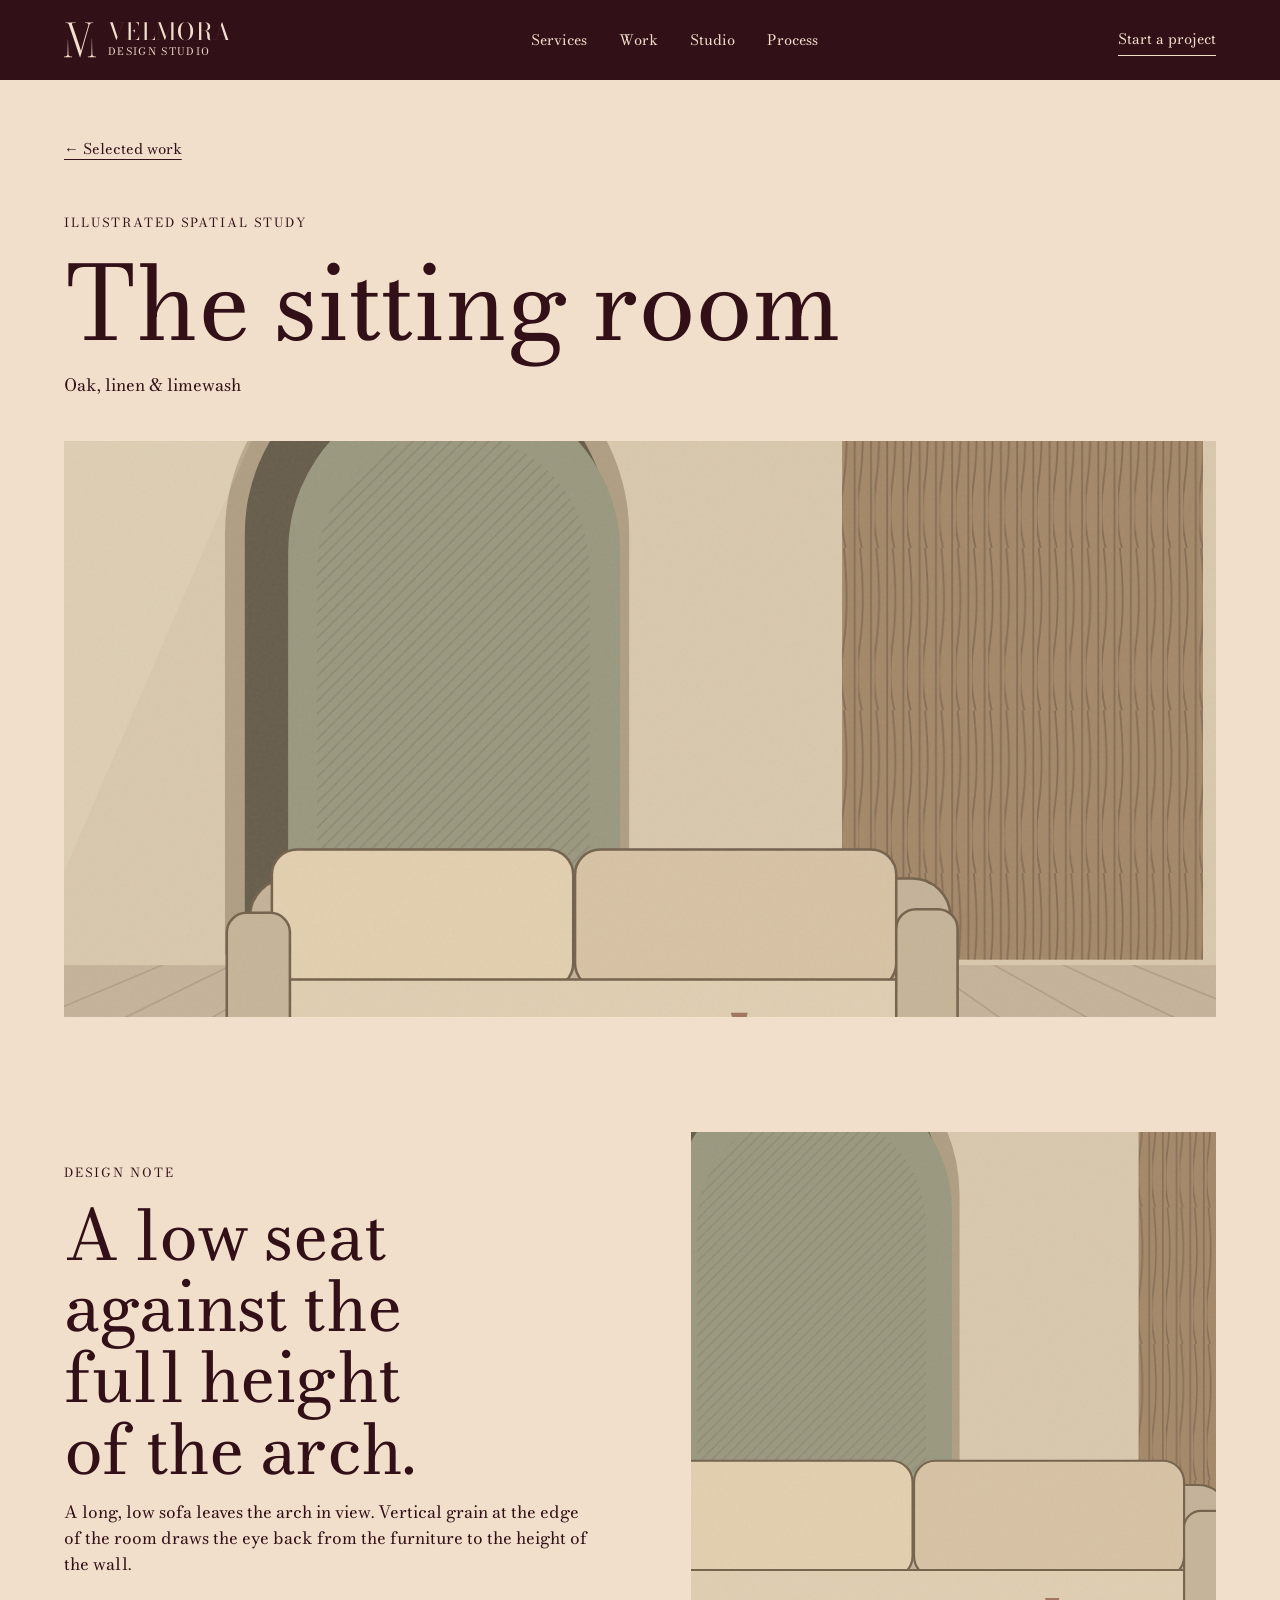
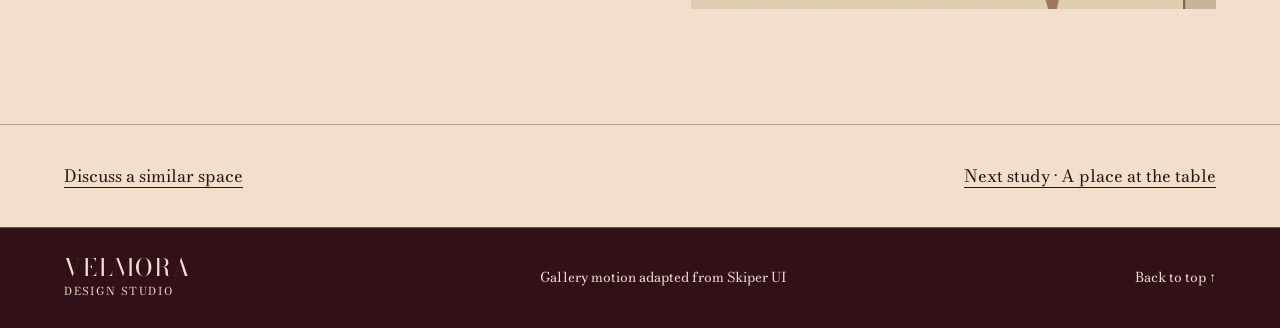
<file: work/the-sitting-room/index.html>
<!doctype html><html lang="en"><head><meta charset="utf-8"><meta name="viewport" content="width=device-width,initial-scale=1"><meta name="theme-color" content="#321018"><meta name="description" content="A low seat against the full height of the arch."><title>The sitting room | VELMORA Design Studio</title><link rel="icon" href="../../assets/mark.svg"><link rel="stylesheet" href="../../assets/lenis.css"><link rel="stylesheet" href="../../style.css"><script defer src="../../assets/lenis.min.js"></script><script defer src="../../site.js"></script></head><body>
 <a class="skip" href="#main">Skip to content</a>
 
 <header><a class="brand" aria-label="VELMORA Design Studio, home" href="../../index.html"><svg aria-hidden="true" xmlns="http://www.w3.org/2000/svg" viewBox="0 0 711 781" fill="currentColor"><path class="left" d="M88,375L86,377L86,406L85,407L85,437L84,438L84,479L83,480L83,521L82,522L82,560L81,561L81,601L80,602L80,641L79,642L79,681L78,682L78,709L77,710L77,715L76,716L75,723L70,733L64,740L64,741L56,748L44,754L41,754L40,755L35,755L34,756L5,756L4,757L0,757L0,771L179,771L179,757L178,756L144,756L143,755L136,755L135,754L132,754L123,750L117,745L116,745L108,736L102,725L102,723L100,719L100,715L99,714L99,707L98,706L98,675L97,674L97,643L96,642L96,611L95,610L95,578L94,577L94,540L93,539L93,501L92,500L92,463L91,462L90,386L89,385L89,376Z"/><path class="middle" d="M34,0L34,13L38,13L39,14L65,14L66,15L72,15L73,16L79,17L82,19L86,20L88,22L92,24L101,33L106,41L106,43L108,46L108,48L109,49L109,51L110,52L110,54L111,55L111,57L112,58L112,60L113,61L113,63L114,64L114,66L115,67L115,69L116,70L116,72L117,73L117,75L118,76L118,78L119,79L119,81L120,82L120,84L121,85L121,87L122,88L126,102L128,105L128,107L129,108L129,110L130,111L130,113L131,114L131,116L132,117L132,119L133,120L133,122L134,123L138,137L140,140L140,142L141,143L141,145L142,146L142,148L143,149L143,151L144,152L144,154L145,155L145,157L146,158L146,160L147,161L151,175L153,178L153,180L154,181L154,183L155,184L155,186L156,187L156,189L157,190L157,192L158,193L158,195L159,196L159,198L160,199L164,213L166,216L166,218L167,219L167,221L168,222L168,224L169,225L169,227L170,228L170,230L171,231L171,233L172,234L172,236L173,237L177,251L179,254L179,256L180,257L180,259L181,260L181,262L182,263L182,265L183,266L183,268L184,269L184,271L185,272L185,274L186,275L186,277L187,278L191,292L193,295L193,297L194,298L194,300L195,301L195,303L196,304L196,306L197,307L197,309L198,310L198,312L199,313L199,315L200,316L200,318L201,319L201,321L202,322L202,324L203,325L203,327L204,328L204,330L205,331L205,333L206,334L206,336L207,337L207,339L208,340L208,342L209,343L209,345L210,346L210,348L211,349L211,351L212,352L212,354L213,355L213,357L214,358L214,360L215,361L215,363L216,364L216,366L217,367L217,369L218,370L218,372L219,373L219,375L220,376L220,378L221,379L221,381L222,382L222,384L223,385L223,387L224,388L224,390L225,391L225,393L226,394L226,396L227,397L231,411L233,414L233,416L234,417L234,419L235,420L235,422L236,423L236,425L237,426L237,428L238,429L238,431L239,432L239,434L240,435L240,437L241,438L241,440L242,441L242,443L243,444L243,446L244,447L244,449L245,450L245,452L246,453L246,455L247,456L247,458L248,459L248,461L249,462L249,464L250,465L250,467L251,468L251,470L252,471L252,473L253,474L253,476L254,477L254,479L255,480L255,482L256,483L256,485L257,486L257,488L258,489L258,491L259,492L259,494L260,495L260,497L261,498L261,500L262,501L262,503L263,504L263,506L264,507L264,509L265,510L265,512L266,513L266,515L267,516L267,518L268,519L268,521L269,522L269,524L270,525L270,527L271,528L271,530L272,531L272,533L273,534L273,536L274,537L274,539L275,540L275,542L276,543L276,545L277,546L277,548L278,549L278,551L279,552L279,554L280,555L280,557L281,558L281,560L282,561L282,563L283,564L283,566L284,567L284,569L285,570L285,572L286,573L286,575L287,576L287,578L288,579L288,581L289,582L289,584L290,585L290,587L291,588L291,590L292,591L292,593L293,594L293,596L294,597L294,599L295,600L295,602L296,603L296,605L297,606L297,608L298,609L298,611L299,612L299,614L300,615L300,617L301,618L301,620L302,621L302,623L303,624L303,626L304,627L304,629L305,630L305,632L306,633L306,635L307,636L307,638L308,639L308,641L309,642L309,644L310,645L310,647L311,648L311,650L312,651L312,653L313,654L313,656L314,657L314,659L315,660L315,662L316,663L316,665L319,672L319,675L321,678L321,680L322,681L322,683L323,684L323,686L324,687L324,689L325,690L325,692L326,693L330,707L332,710L332,712L333,713L333,715L334,716L334,718L335,719L335,721L336,722L340,736L342,739L342,741L343,742L343,744L344,745L344,747L345,748L345,750L346,751L346,753L347,754L351,768L353,771L354,776L357,780L359,778L359,776L360,775L360,772L363,765L363,762L365,758L365,755L367,751L367,748L370,741L370,738L372,734L372,731L375,724L375,721L377,717L377,714L380,707L380,704L382,700L382,697L384,693L384,690L385,689L386,683L388,679L388,676L390,672L391,665L393,661L393,658L395,654L396,647L397,646L398,640L400,636L401,629L402,628L403,622L405,618L406,611L408,607L409,600L411,596L412,589L414,585L415,578L417,574L418,567L420,563L421,556L423,552L424,545L426,541L427,534L429,530L430,523L432,519L433,512L435,508L436,501L438,497L438,494L439,493L439,490L441,486L442,479L444,475L445,468L447,464L448,457L449,456L450,450L452,446L453,439L454,438L455,432L457,428L458,421L459,420L460,414L462,410L463,403L464,402L465,396L467,392L468,385L469,384L470,378L472,374L473,367L476,360L476,357L478,353L478,350L480,346L480,343L482,339L482,336L484,332L484,329L486,325L486,322L489,315L489,312L491,308L491,305L493,301L493,298L496,291L496,288L498,284L498,281L501,274L501,271L503,267L503,264L505,260L505,257L508,250L508,247L510,243L510,240L512,236L512,233L515,226L515,223L517,219L517,216L520,209L520,206L522,202L522,199L524,195L524,192L527,185L527,182L529,178L529,175L532,168L532,165L534,161L534,158L536,154L536,151L539,144L539,141L541,137L541,134L544,127L544,124L546,120L546,117L548,113L548,110L551,103L551,100L553,96L553,93L555,89L555,86L558,79L558,76L560,72L560,69L561,68L564,57L566,54L566,52L569,46L571,44L573,40L580,32L581,32L590,24L602,18L608,17L609,16L612,16L613,15L621,15L622,14L643,14L644,13L651,13L650,0L469,0L469,13L473,13L474,14L498,14L499,15L511,15L512,16L518,17L527,22L535,30L540,39L541,45L542,46L542,58L541,59L541,63L540,64L540,67L539,68L539,72L537,76L537,79L535,83L535,86L532,93L532,96L531,97L531,99L529,103L529,106L526,113L526,116L523,123L523,126L521,130L521,133L518,140L518,143L515,150L515,153L514,154L514,156L512,160L512,163L509,170L509,173L506,180L506,183L505,184L504,190L501,197L501,200L499,204L499,207L496,214L496,217L493,224L493,227L491,231L491,234L490,235L490,237L488,241L488,244L485,251L485,254L484,255L483,261L480,268L480,271L478,275L478,278L475,285L475,288L473,292L473,295L471,299L471,302L469,306L469,309L467,313L467,316L465,320L465,323L462,330L462,333L460,337L460,340L458,344L458,347L456,351L456,354L454,358L454,361L452,365L452,368L450,372L450,375L448,379L448,382L446,386L446,389L444,393L444,396L442,400L442,403L440,407L440,410L437,417L437,420L435,424L435,427L433,431L433,434L431,438L431,441L429,445L429,448L427,452L427,455L425,459L425,462L423,466L423,469L421,473L421,476L419,480L419,483L417,487L417,490L414,497L414,500L412,504L412,507L411,508L410,514L408,518L408,521L406,525L406,528L405,529L405,532L403,536L403,539L402,540L401,547L399,551L398,558L396,562L394,573L392,577L391,584L390,585L389,591L388,592L388,595L386,599L384,610L382,614L381,621L380,622L379,628L377,632L374,626L374,623L373,622L373,620L372,619L372,617L371,616L371,614L368,607L368,604L367,603L367,601L366,600L366,598L365,597L365,595L364,594L364,592L363,591L363,589L362,588L362,586L361,585L361,583L360,582L360,580L359,579L359,577L358,576L358,574L357,573L357,571L356,570L356,568L355,567L355,565L354,564L354,562L353,561L353,559L352,558L352,556L351,555L351,553L350,552L350,550L347,543L347,540L346,539L346,537L345,536L345,534L344,533L344,531L343,530L343,528L342,527L342,525L341,524L341,522L340,521L340,519L339,518L339,516L338,515L338,513L337,512L337,510L336,509L336,507L335,506L335,504L334,503L334,501L333,500L333,498L332,497L332,495L331,494L331,492L330,491L330,489L329,488L329,486L328,485L328,483L327,482L327,480L324,473L324,470L323,469L323,467L322,466L322,464L321,463L321,461L320,460L320,458L319,457L319,455L318,454L318,452L317,451L317,449L316,448L316,446L315,445L315,443L314,442L314,440L313,439L313,437L312,436L312,434L311,433L311,431L310,430L310,428L309,427L309,425L308,424L308,422L307,421L307,419L306,418L306,416L305,415L305,413L304,412L304,410L303,409L303,407L302,406L302,404L301,403L301,401L300,400L300,398L299,397L299,395L298,394L298,392L297,391L297,389L296,388L296,386L295,385L295,383L294,382L294,380L293,379L293,377L292,376L292,374L291,373L291,371L290,370L290,368L289,367L289,365L288,364L288,362L287,361L287,359L286,358L286,356L285,355L285,353L284,352L284,350L283,349L283,347L282,346L282,344L281,343L281,341L280,340L280,338L279,337L279,335L278,334L278,332L277,331L277,329L276,328L276,326L275,325L275,323L274,322L274,320L273,319L273,317L272,316L272,314L271,313L271,311L270,310L266,296L264,293L264,291L263,290L263,288L262,287L262,285L261,284L261,282L260,281L260,279L259,278L259,276L258,275L258,273L257,272L257,270L256,269L256,267L255,266L255,264L254,263L254,261L253,260L253,258L252,257L252,255L251,254L251,252L250,251L250,249L249,248L249,246L248,245L248,243L247,242L247,240L246,239L246,237L245,236L245,234L244,233L240,219L238,216L238,214L237,213L237,211L236,210L236,208L235,207L235,205L234,204L234,202L233,201L233,199L232,198L228,184L226,181L226,179L225,178L225,176L224,175L224,173L223,172L223,170L222,169L222,167L221,166L221,164L220,163L220,161L219,160L215,146L213,143L213,141L212,140L212,138L211,137L211,135L210,134L210,132L209,131L209,129L208,128L208,126L207,125L203,111L201,108L199,100L197,97L196,92L194,89L193,84L191,81L191,79L190,78L189,73L187,70L186,65L182,57L182,55L181,54L181,52L178,45L178,42L177,41L177,30L178,29L179,25L185,19L190,16L192,16L193,15L197,15L198,14L256,14L257,13L261,13L261,0Z"/><path class="right" d="M619,362L618,363L618,382L617,383L616,466L615,467L615,507L614,508L615,509L614,510L614,551L613,552L613,591L612,592L612,632L611,633L611,672L610,673L610,711L609,712L609,718L608,719L606,727L603,731L602,734L598,738L598,739L589,747L575,754L567,755L566,756L537,756L536,757L531,757L531,771L710,771L710,757L709,756L679,756L678,755L668,755L667,754L659,752L649,746L641,738L641,737L637,732L634,726L633,720L632,719L632,716L631,715L631,709L630,708L630,682L629,681L628,614L627,613L627,577L626,576L627,575L626,574L626,533L625,532L625,489L624,488L624,445L623,444L623,395L622,394L622,363L621,362Z"/></svg><span>VELMORA<small>Design Studio</small></span></a><nav id="navigation" aria-label="Main"><a href="../../index.html#services">Services</a><a href="../../index.html#work">Work</a><a href="../../index.html#studio">Studio</a><a href="../../index.html#process">Process</a></nav><div class="actions"><a href="../../index.html#enquire">Start a project</a><button class="menu" aria-controls="navigation" aria-expanded="false">Menu</button></div></header>
 <main id="main" class="case"><section class="case-head"><a href="../../index.html#work">← Selected work</a><p class="label">Illustrated spatial study</p><h1>The sitting room</h1><p>Oak, linen &amp; limewash</p></section><figure class="case-cover"><img src="../../assets/gallery.svg" alt="Illustration of a linen sofa beneath a deep arched opening" width="640" height="560" decoding="async" ></figure><section class="case-story space"><div><p class="label">Design note</p><h2>A low seat against the full height of the arch.</h2><p>A long, low sofa leaves the arch in view. Vertical grain at the edge of the room draws the eye back from the furniture to the height of the wall.</p></div><figure><img src="../../assets/gallery-detail.svg" alt="Detail crop. A low seat against the full height of the arch." width="640" height="560" decoding="async" loading="lazy"></figure></section><div class="case-end space"><a href="../../index.html#enquire">Discuss a similar space</a><a href="../a-place-at-the-table/index.html">Next study · A place at the table</a></div></main><footer><a class="footer-brand" href="../../index.html"><span>VELMORA</span><small>Design Studio</small></a><span>Gallery motion adapted from <a href="https://skiper-ui.com/">Skiper UI</a></span><a href="#main">Back to top ↑</a></footer></body></html>
</file>
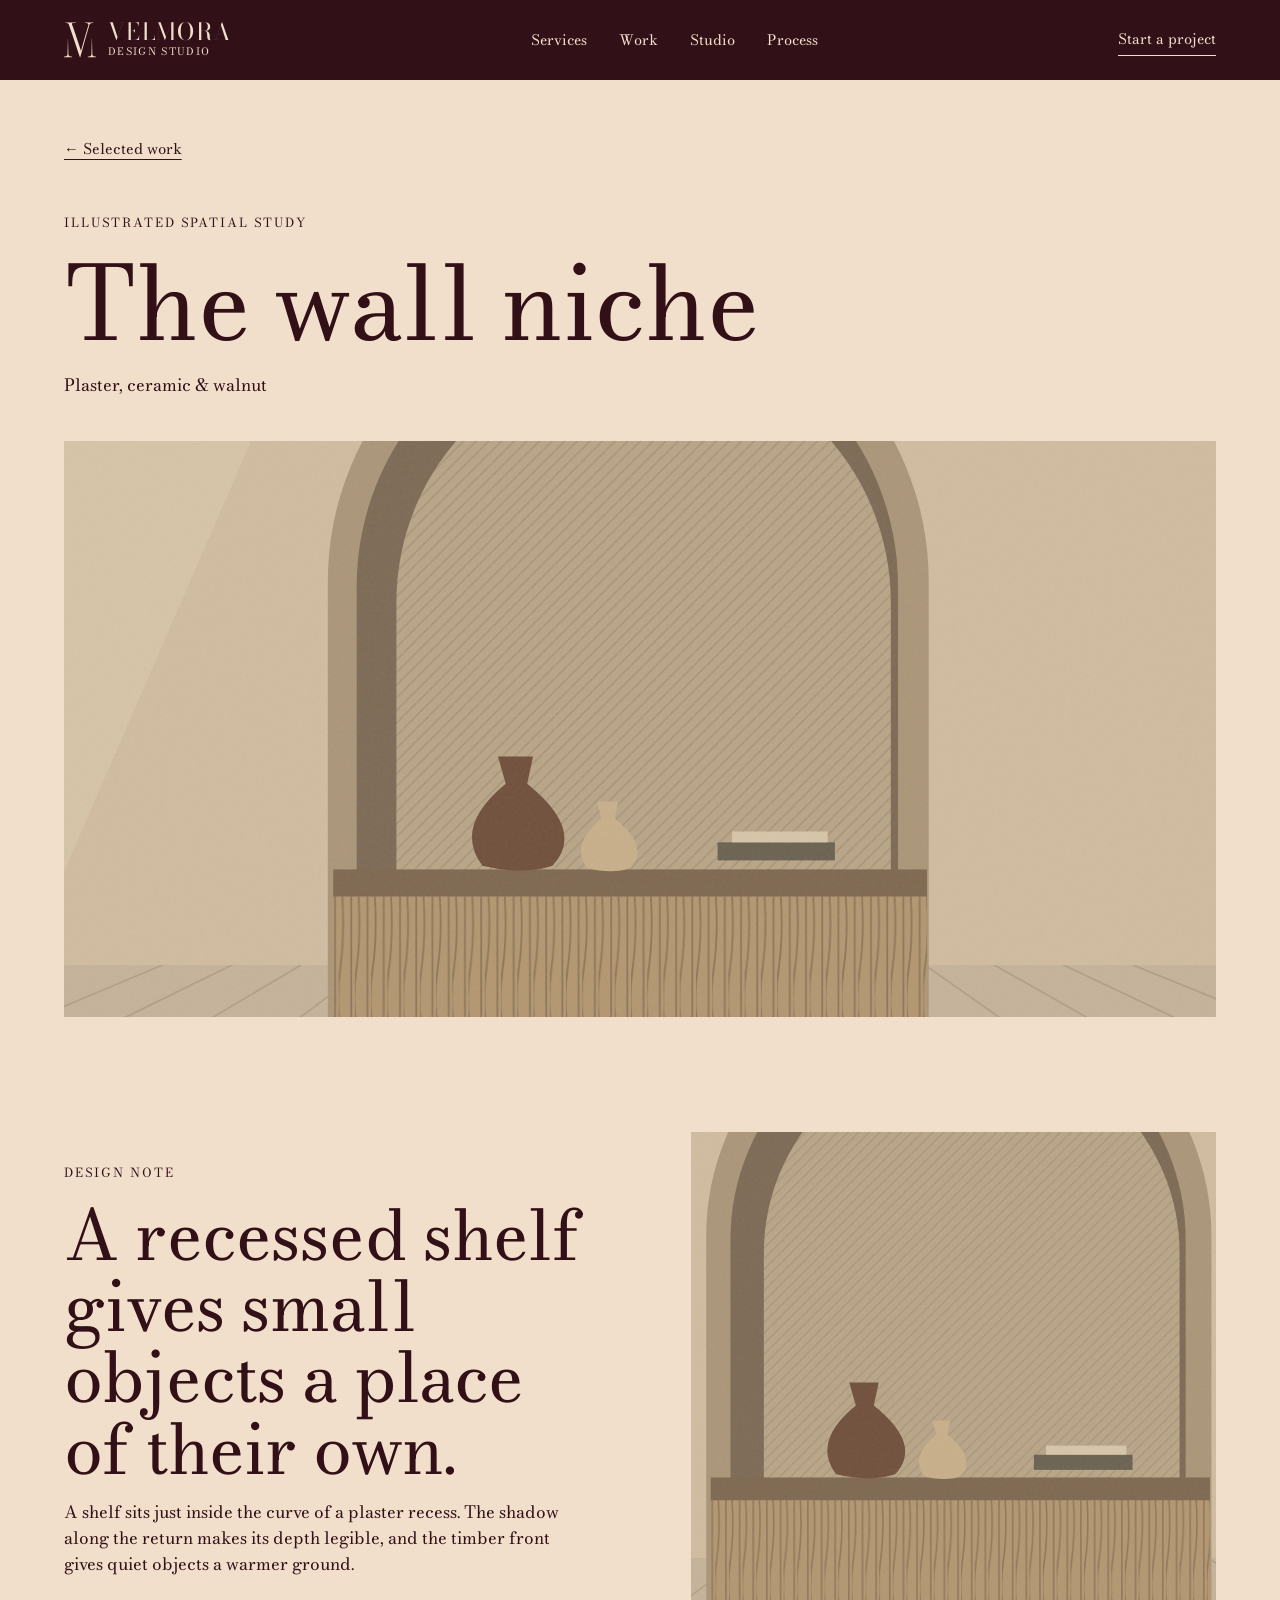
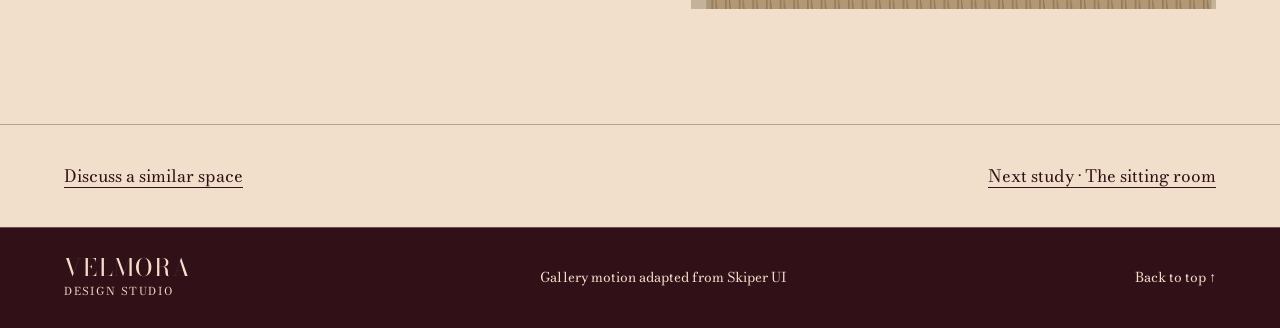
<file: work/the-wall-niche/index.html>
<!doctype html><html lang="en"><head><meta charset="utf-8"><meta name="viewport" content="width=device-width,initial-scale=1"><meta name="theme-color" content="#321018"><meta name="description" content="A recessed shelf gives small objects a place of their own."><title>The wall niche | VELMORA Design Studio</title><link rel="icon" href="../../assets/mark.svg"><link rel="stylesheet" href="../../assets/lenis.css"><link rel="stylesheet" href="../../style.css"><script defer src="../../assets/lenis.min.js"></script><script defer src="../../site.js"></script></head><body>
 <a class="skip" href="#main">Skip to content</a>
 
 <header><a class="brand" aria-label="VELMORA Design Studio, home" href="../../index.html"><svg aria-hidden="true" xmlns="http://www.w3.org/2000/svg" viewBox="0 0 711 781" fill="currentColor"><path class="left" d="M88,375L86,377L86,406L85,407L85,437L84,438L84,479L83,480L83,521L82,522L82,560L81,561L81,601L80,602L80,641L79,642L79,681L78,682L78,709L77,710L77,715L76,716L75,723L70,733L64,740L64,741L56,748L44,754L41,754L40,755L35,755L34,756L5,756L4,757L0,757L0,771L179,771L179,757L178,756L144,756L143,755L136,755L135,754L132,754L123,750L117,745L116,745L108,736L102,725L102,723L100,719L100,715L99,714L99,707L98,706L98,675L97,674L97,643L96,642L96,611L95,610L95,578L94,577L94,540L93,539L93,501L92,500L92,463L91,462L90,386L89,385L89,376Z"/><path class="middle" d="M34,0L34,13L38,13L39,14L65,14L66,15L72,15L73,16L79,17L82,19L86,20L88,22L92,24L101,33L106,41L106,43L108,46L108,48L109,49L109,51L110,52L110,54L111,55L111,57L112,58L112,60L113,61L113,63L114,64L114,66L115,67L115,69L116,70L116,72L117,73L117,75L118,76L118,78L119,79L119,81L120,82L120,84L121,85L121,87L122,88L126,102L128,105L128,107L129,108L129,110L130,111L130,113L131,114L131,116L132,117L132,119L133,120L133,122L134,123L138,137L140,140L140,142L141,143L141,145L142,146L142,148L143,149L143,151L144,152L144,154L145,155L145,157L146,158L146,160L147,161L151,175L153,178L153,180L154,181L154,183L155,184L155,186L156,187L156,189L157,190L157,192L158,193L158,195L159,196L159,198L160,199L164,213L166,216L166,218L167,219L167,221L168,222L168,224L169,225L169,227L170,228L170,230L171,231L171,233L172,234L172,236L173,237L177,251L179,254L179,256L180,257L180,259L181,260L181,262L182,263L182,265L183,266L183,268L184,269L184,271L185,272L185,274L186,275L186,277L187,278L191,292L193,295L193,297L194,298L194,300L195,301L195,303L196,304L196,306L197,307L197,309L198,310L198,312L199,313L199,315L200,316L200,318L201,319L201,321L202,322L202,324L203,325L203,327L204,328L204,330L205,331L205,333L206,334L206,336L207,337L207,339L208,340L208,342L209,343L209,345L210,346L210,348L211,349L211,351L212,352L212,354L213,355L213,357L214,358L214,360L215,361L215,363L216,364L216,366L217,367L217,369L218,370L218,372L219,373L219,375L220,376L220,378L221,379L221,381L222,382L222,384L223,385L223,387L224,388L224,390L225,391L225,393L226,394L226,396L227,397L231,411L233,414L233,416L234,417L234,419L235,420L235,422L236,423L236,425L237,426L237,428L238,429L238,431L239,432L239,434L240,435L240,437L241,438L241,440L242,441L242,443L243,444L243,446L244,447L244,449L245,450L245,452L246,453L246,455L247,456L247,458L248,459L248,461L249,462L249,464L250,465L250,467L251,468L251,470L252,471L252,473L253,474L253,476L254,477L254,479L255,480L255,482L256,483L256,485L257,486L257,488L258,489L258,491L259,492L259,494L260,495L260,497L261,498L261,500L262,501L262,503L263,504L263,506L264,507L264,509L265,510L265,512L266,513L266,515L267,516L267,518L268,519L268,521L269,522L269,524L270,525L270,527L271,528L271,530L272,531L272,533L273,534L273,536L274,537L274,539L275,540L275,542L276,543L276,545L277,546L277,548L278,549L278,551L279,552L279,554L280,555L280,557L281,558L281,560L282,561L282,563L283,564L283,566L284,567L284,569L285,570L285,572L286,573L286,575L287,576L287,578L288,579L288,581L289,582L289,584L290,585L290,587L291,588L291,590L292,591L292,593L293,594L293,596L294,597L294,599L295,600L295,602L296,603L296,605L297,606L297,608L298,609L298,611L299,612L299,614L300,615L300,617L301,618L301,620L302,621L302,623L303,624L303,626L304,627L304,629L305,630L305,632L306,633L306,635L307,636L307,638L308,639L308,641L309,642L309,644L310,645L310,647L311,648L311,650L312,651L312,653L313,654L313,656L314,657L314,659L315,660L315,662L316,663L316,665L319,672L319,675L321,678L321,680L322,681L322,683L323,684L323,686L324,687L324,689L325,690L325,692L326,693L330,707L332,710L332,712L333,713L333,715L334,716L334,718L335,719L335,721L336,722L340,736L342,739L342,741L343,742L343,744L344,745L344,747L345,748L345,750L346,751L346,753L347,754L351,768L353,771L354,776L357,780L359,778L359,776L360,775L360,772L363,765L363,762L365,758L365,755L367,751L367,748L370,741L370,738L372,734L372,731L375,724L375,721L377,717L377,714L380,707L380,704L382,700L382,697L384,693L384,690L385,689L386,683L388,679L388,676L390,672L391,665L393,661L393,658L395,654L396,647L397,646L398,640L400,636L401,629L402,628L403,622L405,618L406,611L408,607L409,600L411,596L412,589L414,585L415,578L417,574L418,567L420,563L421,556L423,552L424,545L426,541L427,534L429,530L430,523L432,519L433,512L435,508L436,501L438,497L438,494L439,493L439,490L441,486L442,479L444,475L445,468L447,464L448,457L449,456L450,450L452,446L453,439L454,438L455,432L457,428L458,421L459,420L460,414L462,410L463,403L464,402L465,396L467,392L468,385L469,384L470,378L472,374L473,367L476,360L476,357L478,353L478,350L480,346L480,343L482,339L482,336L484,332L484,329L486,325L486,322L489,315L489,312L491,308L491,305L493,301L493,298L496,291L496,288L498,284L498,281L501,274L501,271L503,267L503,264L505,260L505,257L508,250L508,247L510,243L510,240L512,236L512,233L515,226L515,223L517,219L517,216L520,209L520,206L522,202L522,199L524,195L524,192L527,185L527,182L529,178L529,175L532,168L532,165L534,161L534,158L536,154L536,151L539,144L539,141L541,137L541,134L544,127L544,124L546,120L546,117L548,113L548,110L551,103L551,100L553,96L553,93L555,89L555,86L558,79L558,76L560,72L560,69L561,68L564,57L566,54L566,52L569,46L571,44L573,40L580,32L581,32L590,24L602,18L608,17L609,16L612,16L613,15L621,15L622,14L643,14L644,13L651,13L650,0L469,0L469,13L473,13L474,14L498,14L499,15L511,15L512,16L518,17L527,22L535,30L540,39L541,45L542,46L542,58L541,59L541,63L540,64L540,67L539,68L539,72L537,76L537,79L535,83L535,86L532,93L532,96L531,97L531,99L529,103L529,106L526,113L526,116L523,123L523,126L521,130L521,133L518,140L518,143L515,150L515,153L514,154L514,156L512,160L512,163L509,170L509,173L506,180L506,183L505,184L504,190L501,197L501,200L499,204L499,207L496,214L496,217L493,224L493,227L491,231L491,234L490,235L490,237L488,241L488,244L485,251L485,254L484,255L483,261L480,268L480,271L478,275L478,278L475,285L475,288L473,292L473,295L471,299L471,302L469,306L469,309L467,313L467,316L465,320L465,323L462,330L462,333L460,337L460,340L458,344L458,347L456,351L456,354L454,358L454,361L452,365L452,368L450,372L450,375L448,379L448,382L446,386L446,389L444,393L444,396L442,400L442,403L440,407L440,410L437,417L437,420L435,424L435,427L433,431L433,434L431,438L431,441L429,445L429,448L427,452L427,455L425,459L425,462L423,466L423,469L421,473L421,476L419,480L419,483L417,487L417,490L414,497L414,500L412,504L412,507L411,508L410,514L408,518L408,521L406,525L406,528L405,529L405,532L403,536L403,539L402,540L401,547L399,551L398,558L396,562L394,573L392,577L391,584L390,585L389,591L388,592L388,595L386,599L384,610L382,614L381,621L380,622L379,628L377,632L374,626L374,623L373,622L373,620L372,619L372,617L371,616L371,614L368,607L368,604L367,603L367,601L366,600L366,598L365,597L365,595L364,594L364,592L363,591L363,589L362,588L362,586L361,585L361,583L360,582L360,580L359,579L359,577L358,576L358,574L357,573L357,571L356,570L356,568L355,567L355,565L354,564L354,562L353,561L353,559L352,558L352,556L351,555L351,553L350,552L350,550L347,543L347,540L346,539L346,537L345,536L345,534L344,533L344,531L343,530L343,528L342,527L342,525L341,524L341,522L340,521L340,519L339,518L339,516L338,515L338,513L337,512L337,510L336,509L336,507L335,506L335,504L334,503L334,501L333,500L333,498L332,497L332,495L331,494L331,492L330,491L330,489L329,488L329,486L328,485L328,483L327,482L327,480L324,473L324,470L323,469L323,467L322,466L322,464L321,463L321,461L320,460L320,458L319,457L319,455L318,454L318,452L317,451L317,449L316,448L316,446L315,445L315,443L314,442L314,440L313,439L313,437L312,436L312,434L311,433L311,431L310,430L310,428L309,427L309,425L308,424L308,422L307,421L307,419L306,418L306,416L305,415L305,413L304,412L304,410L303,409L303,407L302,406L302,404L301,403L301,401L300,400L300,398L299,397L299,395L298,394L298,392L297,391L297,389L296,388L296,386L295,385L295,383L294,382L294,380L293,379L293,377L292,376L292,374L291,373L291,371L290,370L290,368L289,367L289,365L288,364L288,362L287,361L287,359L286,358L286,356L285,355L285,353L284,352L284,350L283,349L283,347L282,346L282,344L281,343L281,341L280,340L280,338L279,337L279,335L278,334L278,332L277,331L277,329L276,328L276,326L275,325L275,323L274,322L274,320L273,319L273,317L272,316L272,314L271,313L271,311L270,310L266,296L264,293L264,291L263,290L263,288L262,287L262,285L261,284L261,282L260,281L260,279L259,278L259,276L258,275L258,273L257,272L257,270L256,269L256,267L255,266L255,264L254,263L254,261L253,260L253,258L252,257L252,255L251,254L251,252L250,251L250,249L249,248L249,246L248,245L248,243L247,242L247,240L246,239L246,237L245,236L245,234L244,233L240,219L238,216L238,214L237,213L237,211L236,210L236,208L235,207L235,205L234,204L234,202L233,201L233,199L232,198L228,184L226,181L226,179L225,178L225,176L224,175L224,173L223,172L223,170L222,169L222,167L221,166L221,164L220,163L220,161L219,160L215,146L213,143L213,141L212,140L212,138L211,137L211,135L210,134L210,132L209,131L209,129L208,128L208,126L207,125L203,111L201,108L199,100L197,97L196,92L194,89L193,84L191,81L191,79L190,78L189,73L187,70L186,65L182,57L182,55L181,54L181,52L178,45L178,42L177,41L177,30L178,29L179,25L185,19L190,16L192,16L193,15L197,15L198,14L256,14L257,13L261,13L261,0Z"/><path class="right" d="M619,362L618,363L618,382L617,383L616,466L615,467L615,507L614,508L615,509L614,510L614,551L613,552L613,591L612,592L612,632L611,633L611,672L610,673L610,711L609,712L609,718L608,719L606,727L603,731L602,734L598,738L598,739L589,747L575,754L567,755L566,756L537,756L536,757L531,757L531,771L710,771L710,757L709,756L679,756L678,755L668,755L667,754L659,752L649,746L641,738L641,737L637,732L634,726L633,720L632,719L632,716L631,715L631,709L630,708L630,682L629,681L628,614L627,613L627,577L626,576L627,575L626,574L626,533L625,532L625,489L624,488L624,445L623,444L623,395L622,394L622,363L621,362Z"/></svg><span>VELMORA<small>Design Studio</small></span></a><nav id="navigation" aria-label="Main"><a href="../../index.html#services">Services</a><a href="../../index.html#work">Work</a><a href="../../index.html#studio">Studio</a><a href="../../index.html#process">Process</a></nav><div class="actions"><a href="../../index.html#enquire">Start a project</a><button class="menu" aria-controls="navigation" aria-expanded="false">Menu</button></div></header>
 <main id="main" class="case"><section class="case-head"><a href="../../index.html#work">← Selected work</a><p class="label">Illustrated spatial study</p><h1>The wall niche</h1><p>Plaster, ceramic &amp; walnut</p></section><figure class="case-cover"><img src="../../assets/alcove.svg" alt="Illustration of ceramic vessels on a shelf in a plaster niche" width="640" height="560" decoding="async" ></figure><section class="case-story space"><div><p class="label">Design note</p><h2>A recessed shelf gives small objects a place of their own.</h2><p>A shelf sits just inside the curve of a plaster recess. The shadow along the return makes its depth legible, and the timber front gives quiet objects a warmer ground.</p></div><figure><img src="../../assets/alcove-detail.svg" alt="Detail crop. A recessed shelf gives small objects a place of their own." width="640" height="560" decoding="async" loading="lazy"></figure></section><div class="case-end space"><a href="../../index.html#enquire">Discuss a similar space</a><a href="../the-sitting-room/index.html">Next study · The sitting room</a></div></main><footer><a class="footer-brand" href="../../index.html"><span>VELMORA</span><small>Design Studio</small></a><span>Gallery motion adapted from <a href="https://skiper-ui.com/">Skiper UI</a></span><a href="#main">Back to top ↑</a></footer></body></html>
</file>
<file: assets/lenis.css>
html.lenis,
html.lenis body {
  height: auto;
}

.lenis:not(.lenis-autoToggle).lenis-stopped {
  overflow: clip;
}

.lenis [data-lenis-prevent],
.lenis [data-lenis-prevent-wheel],
.lenis [data-lenis-prevent-touch],
.lenis [data-lenis-prevent-vertical],
.lenis [data-lenis-prevent-horizontal] {
  overscroll-behavior: contain;
}

.lenis.lenis-smooth iframe {
  pointer-events: none;
}

.lenis.lenis-autoToggle {
  transition-property: overflow;
  transition-duration: 1ms;
  transition-behavior: allow-discrete;
}
</file>
<file: style.css>
@font-face{font-family:"Bodoni Moda";src:url(assets/bodoni-moda.ttf) format("truetype");font-weight:400;font-display:swap}
@font-face{font-family:"Bodoni Moda Text";src:url(assets/bodoni-moda-text.ttf) format("truetype");font-display:swap}
:root{--ink:#321018;--wine:#492126;--paper:#f2dfcb;--rule:color-mix(in srgb,currentColor 30%,transparent);--margin:clamp(20px,5vw,96px);--display:"Bodoni Moda",Georgia,serif;--reading:"Bodoni Moda Text",Georgia,serif;--wordmark-tracking:.055em;--ease:cubic-bezier(.23,1,.32,1);color:var(--ink);background:var(--paper);font-family:var(--reading);scroll-behavior:smooth;scroll-padding-top:calc(var(--header-height,80px) + 8px)}
*{box-sizing:border-box}body,figure,p,h1,h2,h3{margin:0}body{font-size:1.0625rem;line-height:1.55}a,button,input,textarea{color:inherit}a{text-decoration-thickness:1px;text-underline-offset:.32em}button,input,textarea{font:inherit}button,summary{cursor:pointer}button{background:none;border:0}button[hidden]{display:none}h1,h2,h3{font-family:var(--reading);font-weight:400;line-height:1.03}h2{font-size:clamp(2.8rem,5.4vw,6.5rem);letter-spacing:-.012em;text-wrap:balance}h3{font-size:clamp(1.7rem,2.6vw,3rem);letter-spacing:0}img{display:block;width:100%;height:100%;object-fit:cover}a:focus-visible,button:focus-visible,summary:focus-visible,input:focus-visible,textarea:focus-visible{outline:2px solid currentColor;outline-offset:5px}.skip{position:fixed;z-index:12;top:4px;left:8px;background:var(--paper);padding:8px;transform:translateY(-150%)}.skip:focus{transform:none}
header,footer{background:var(--ink);color:var(--paper);display:flex;align-items:center;justify-content:space-between;gap:24px;padding:18px var(--margin)}header{position:sticky;top:0;z-index:3;min-height:80px}header a,footer a{text-decoration:none}.brand{display:flex;align-items:center;gap:12px}.brand svg{width:32px;height:40px}.brand span{font:1.48rem/1 var(--display);letter-spacing:var(--wordmark-tracking)}.brand small{display:block;font: .64rem/1.5 var(--reading);letter-spacing:.13em;text-transform:uppercase}nav,.actions{display:flex;align-items:center;gap:32px}nav a,.actions a,.menu{font-size:.9rem}nav a:hover,footer a:hover{text-decoration:underline}.actions a{border-bottom:1px solid;padding:4px 0}.menu{display:none}
.hero{position:relative;isolation:isolate;min-height:510px;height:calc(96svh - 80px);max-height:1050px;background:var(--ink);display:flex;align-items:end;overflow:hidden}.wall{position:absolute;inset:0;display:grid;grid-template-columns:repeat(4,minmax(0,1fr));gap:9px;z-index:-1}.lane{overflow:hidden}.track{animation:travel var(--duration,90s) linear var(--delay) infinite;animation-play-state:paused}.wall.running .track{animation-play-state:running}.lane:nth-child(even) .track{animation-direction:reverse}.group{display:grid;gap:9px;padding-bottom:9px}.group img{height:clamp(240px,29vw,560px);background:#c5b39a}.group img:nth-child(2){height:clamp(265px,34vw,650px)}@keyframes travel{to{transform:translate3d(0,-50%,0)}}
.hero-title{background:var(--ink);color:var(--paper);padding:clamp(24px,3vw,52px) clamp(28px,5vw,84px) clamp(25px,3vw,48px);min-width:38%;margin-bottom:clamp(24px,6vh,72px)}.hero-title p,.label,.section-head>p{font-size:.78rem;letter-spacing:.16em;text-transform:uppercase}.hero-title h1{font-family:var(--display);font-size:clamp(4.4rem,8.4vw,9.4rem);letter-spacing:var(--wordmark-tracking);line-height:1.08;margin:.015em 0 .09em}.textlink{display:inline-flex;gap:22px;align-items:center;font-size:.94rem}.pause{position:absolute;right:var(--margin);bottom:25px;background:var(--ink);color:var(--paper);padding:10px 16px;min-height:44px;font-size:.85rem}.pause:before{content:'Ⅱ';margin-right:9px}.pause[aria-pressed=true]:before{content:'▷'}
.space{padding:clamp(72px,9vw,155px) max(var(--margin),calc((100vw - 1540px)/2))}.services,.process,.enquire,.case-story,.studio{display:grid;grid-template-columns:1fr 1fr;gap:8vw}.services article{padding:22px 0;border-top:1px solid var(--rule)}.services p,.case-story p,.studio p,.process p{max-width:52ch;margin-top:14px}.services{padding-bottom:0}.section-head,.caption,.case-end{display:flex;justify-content:space-between;align-items:baseline;gap:20px}.section-head{margin-bottom:36px}.projects{display:grid;grid-template-columns:1.25fr 1fr;gap:5vw}.project{color:inherit;text-decoration:none}.project:first-child{grid-column:span 2;display:grid;grid-template-columns:2fr 1fr;align-items:end;gap:4vw}.project:first-child .caption{display:block}.crop{overflow:hidden;background:#cdb99d;aspect-ratio:4/3}.project:first-child .crop{aspect-ratio:1.8}.project:last-child{align-self:end}.project:last-child .crop{aspect-ratio:1.08}.caption{margin-top:16px;flex-wrap:wrap;gap:8px}.caption p{font-size:.9rem}.crop img{transition:transform 650ms var(--ease)}@media(hover:hover){.project:hover img{transform:scale(1.035)}.project:hover h3{text-decoration:underline;text-decoration-thickness:1px;text-underline-offset:5px}}
.studio,.enquire{background:var(--wine);color:var(--paper);align-items:center}.studio-mark{display:grid;place-items:center;align-self:stretch;border-right:1px solid var(--rule)}.studio-mark svg{height:clamp(155px,21vw,330px);color:var(--paper)}.label{margin:0 0 18px!important}.studio h2{max-width:10em}.studio p:last-child{margin-top:28px}.process details{border-top:1px solid var(--rule);padding:20px 0}.process details:last-child{border-bottom:1px solid var(--rule)}summary{list-style:none;display:flex;justify-content:space-between;align-items:center;font:clamp(1.55rem,2.3vw,2.4rem)/1.2 var(--reading)}summary::-webkit-details-marker{display:none}summary:after{content:'+';font:1.4rem var(--reading)}details[open] summary:after{content:'−'}details[open] p{animation:appear .25s var(--ease)}@keyframes appear{from{opacity:0;transform:translateY(4px)}}
.enquire{background:var(--ink);align-items:start}.enquire h2{margin-bottom:24px}.enquire form{display:grid;gap:20px}.enquire label{display:grid;font-size:.9rem;gap:6px}input,textarea{border:0;border-bottom:1px solid var(--rule);background:transparent;border-radius:0;resize:vertical;padding:6px 0;font-size:1.0625rem}input{min-height:42px}.submit{justify-self:start;padding:12px 20px;background:var(--paper);color:var(--ink)}form [role=status]{font-size:.9rem}footer{padding-block:28px;border-top:1px solid var(--rule);font-size:.85rem}
.case-head{padding:55px var(--margin) 42px}.case-head>a{font-size:.92rem}.case-head .label{margin-top:52px!important}.case h1{font-size:clamp(3.3rem,8vw,9rem);letter-spacing:-.012em}.case-head h1+p{margin-top:16px}.case-cover{margin:0 var(--margin);height:clamp(280px,64vh,720px)}.case-story{align-items:center}.case-story figure{aspect-ratio:1.1}.case-end{padding-block:38px;border-top:1px solid var(--rule)}
.intro{display:none}
.opening .intro{
  position:fixed;inset:0;overflow:hidden;isolation:isolate;color:var(--paper);
  z-index:10;display:grid;place-items:center;pointer-events:none;
  animation:curtain 3.56s linear both;
}
.intro::before{
  content:"";position:absolute;inset:0;z-index:-1;background:var(--ink);
  animation:reveal-room 1.85s cubic-bezier(.45,0,.2,1) 1.71s both;
}
.intro>div{
  height:clamp(168px,min(23vw,35svh),248px);
  animation:advance 2.38s cubic-bezier(.4,0,.38,1) 1s both;
}
.intro svg{height:100%;display:block;overflow:visible}
.intro path{
  --distance:29%;transform-box:view-box;
  animation:split 2.38s cubic-bezier(.4,0,.38,1) 1s both;
}
.intro .middle{--distance:-35%}
@keyframes advance{from{transform:scale(1)}to{transform:scale(2.85)}}
@keyframes split{to{transform:translateY(var(--distance))}}
@keyframes reveal-room{to{opacity:0}}
@keyframes curtain{0%,35%{opacity:1}62%{opacity:.78}86%{opacity:.19}100%{opacity:0;visibility:hidden}}
@media(max-width:1023px){.wall{grid-template-columns:repeat(3,minmax(0,1fr))}.lane:nth-child(4){display:none}.projects{gap:32px}.caption{display:block}}
@media(max-width:767px){header{min-height:68px;padding-block:12px}.brand svg{width:25px}.brand span{font-size:1.12rem}.actions{gap:18px}.enhanced .menu{display:block;padding:10px 0;min-height:44px}.enhanced nav{display:none}.enhanced nav.open{display:flex;position:absolute;top:100%;left:0;right:0;padding:18px var(--margin);background:var(--ink);border-top:1px solid var(--rule)}header:has(nav):not(.unused){flex-wrap:wrap}.enhanced header{flex-wrap:nowrap!important}nav{gap:20px}.hero{height:calc(88svh - 68px);min-height:470px}.wall{grid-template-columns:repeat(2,minmax(0,1fr));gap:6px}.lane:nth-child(3){display:none}.group{gap:6px;padding-bottom:6px}.group img{height:max(32svh,210px)}.group img:nth-child(2){height:max(40svh,250px)}.hero-title{margin-bottom:26px;padding:20px 30px 23px 20px}.pause{bottom:auto;top:14px;right:14px}.services,.process,.enquire,.case-story,.studio,.projects,.project:first-child{grid-template-columns:1fr;gap:28px}.studio-mark{display:none}.project:first-child{grid-column:auto;display:block}.section-head{display:block;margin-bottom:22px}.section-head p{margin-top:10px}.project .crop,.project:first-child .crop,.project:last-child .crop{aspect-ratio:1.35}.projects{gap:38px}.caption{margin-top:12px}.case-end,footer{flex-wrap:wrap}.case-head{padding-top:30px}.case-head .label{margin-top:32px!important}footer{gap:14px 24px}.hero-title h1{font-size:clamp(2rem,11.8vw,5.65rem)}}
@media(prefers-reduced-motion:reduce){:root{scroll-behavior:auto}*,*:before,*:after{animation:none!important;transition:none!important}.intro,.opening .intro,.pause{display:none}.lane:nth-child(even) .track{transform:translateY(-13%)}}

header [aria-current="location"]{text-decoration:underline;text-underline-offset:.4em}
.contact-portrait{width:clamp(108px,12vw,180px);height:auto;margin-bottom:24px}.enquire:has(.contact-portrait) form{align-self:center}

.footer-brand{display:inline-grid;gap:4px}.footer-brand span{font:1.5rem/1 var(--display);letter-spacing:var(--wordmark-tracking)}.footer-brand small{font:.68rem/1.4 var(--reading);letter-spacing:.16em;text-transform:uppercase}
</file>
